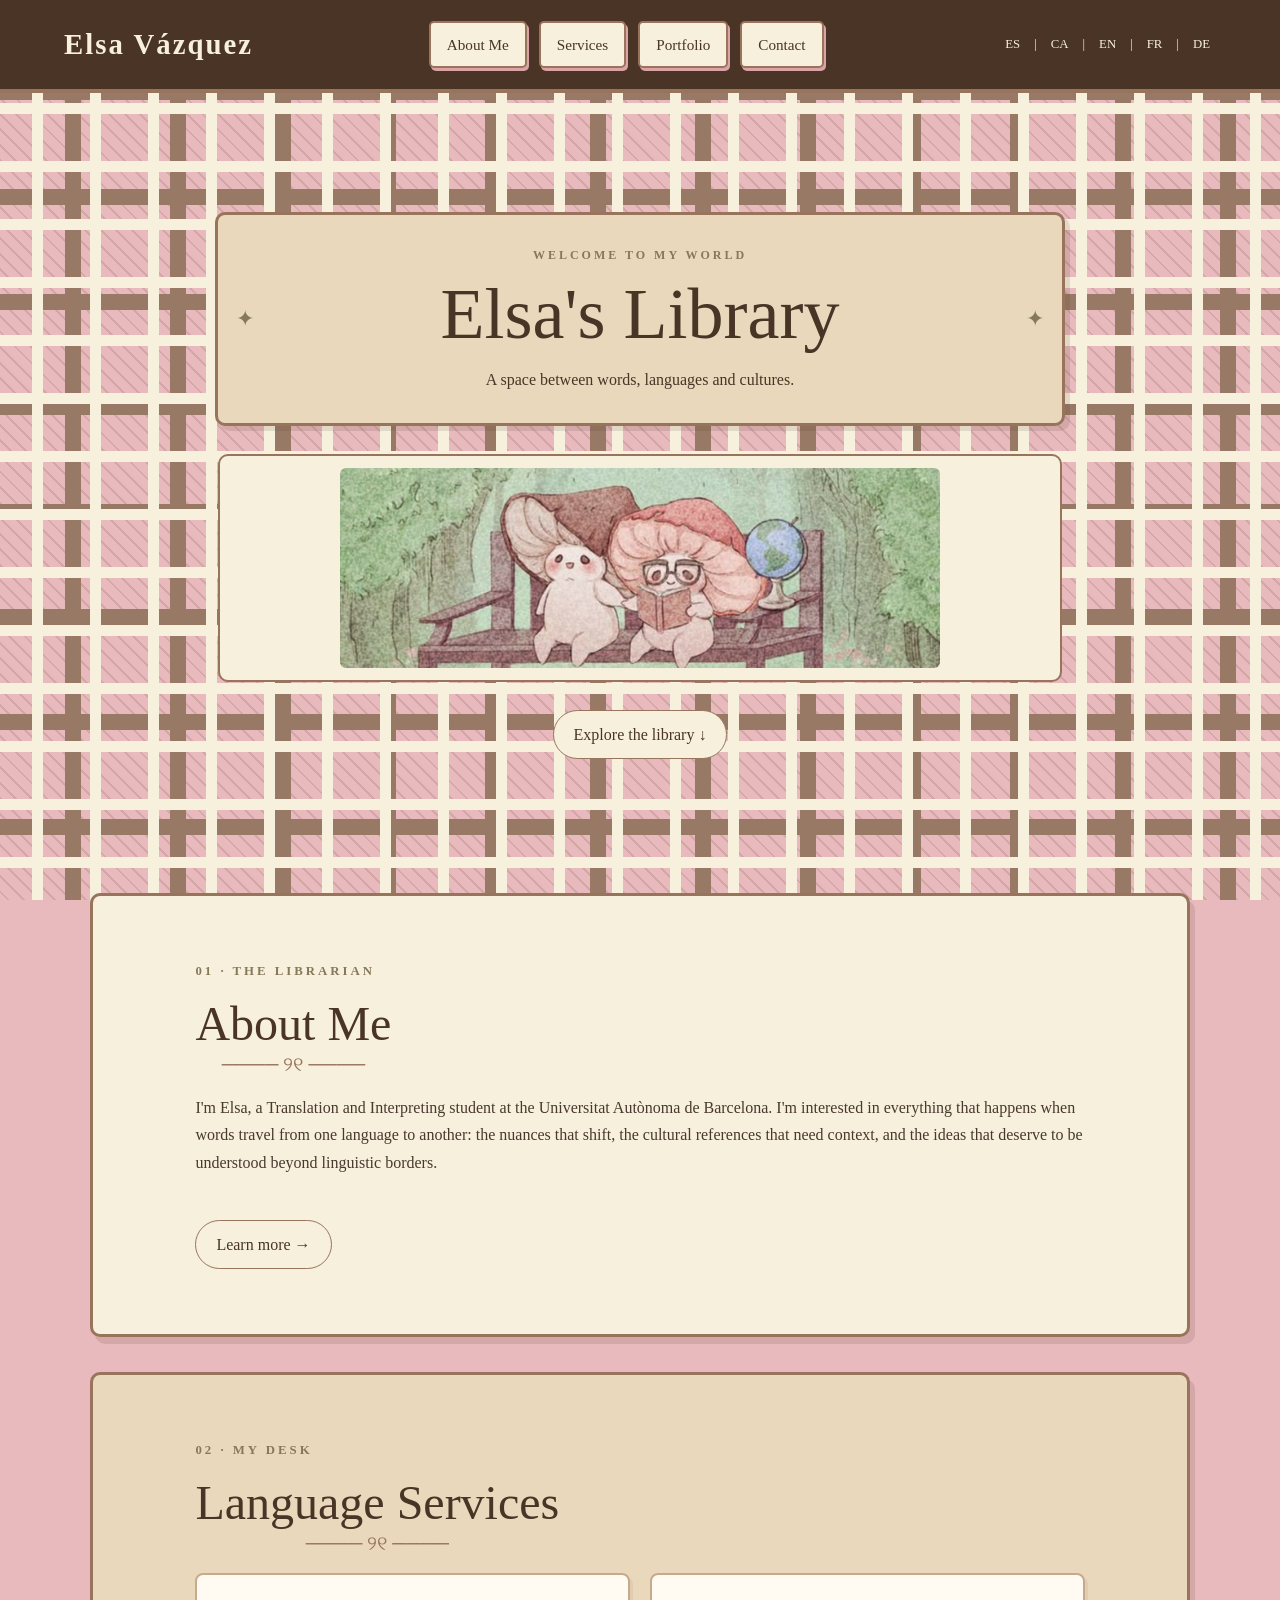
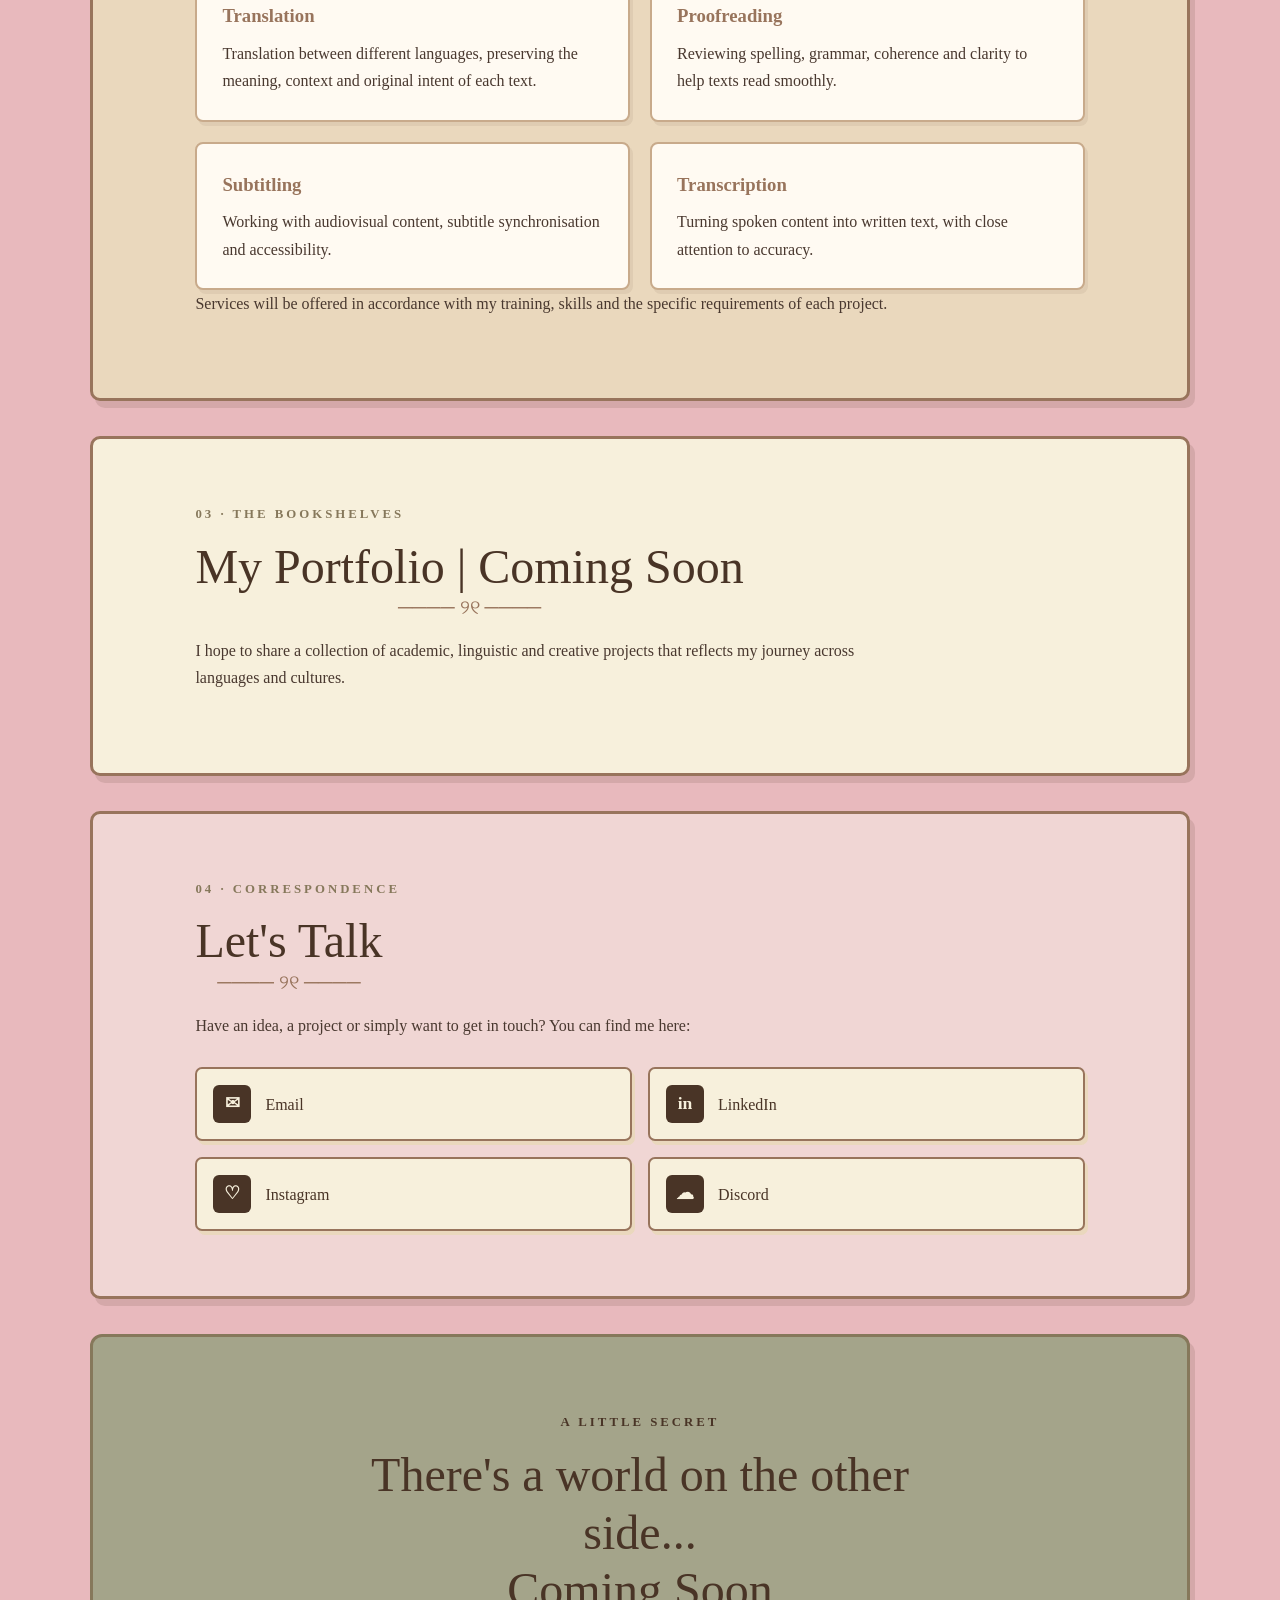
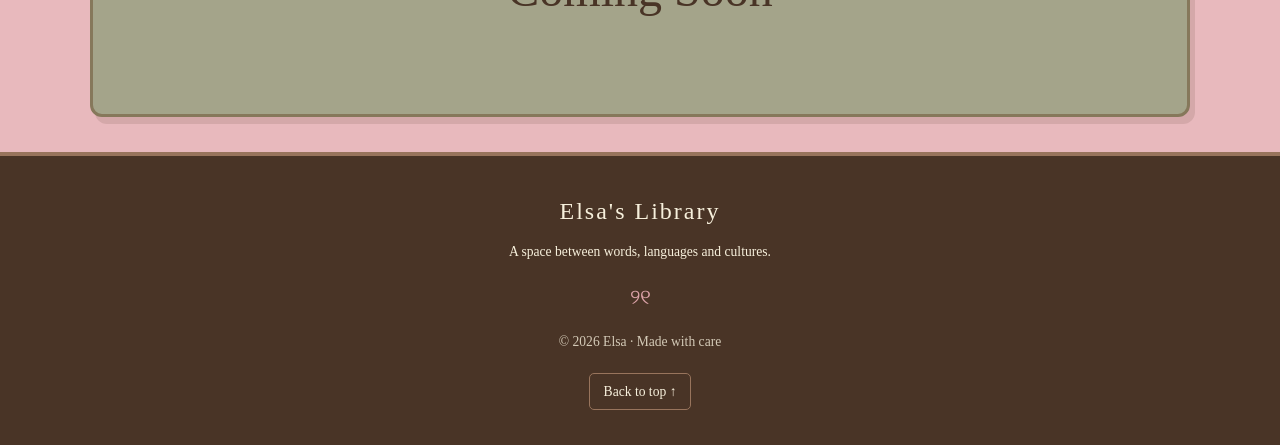
<file: index.html>
<!DOCTYPE html>
<html lang="en">

<head>
    <meta charset="UTF-8">
    <meta name="viewport" content="width=device-width, initial-scale=1.0">
    <meta name="theme-color" content="#f7f0dc">
    <meta name="description" content="Portfolio of Elsa Vázquez, a Translation and Interpreting student. A space dedicated to languages, intercultural communication and language-related projects.">

    <title> 📚| Elsa's Library</title>

    <link rel="stylesheet" href="portfolio/css/style.css">
</head>

<body>
    <header class="site-header">

        <a class="logo" href="#inicio">
            Elsa Vázquez
        </a>

        <nav class="main-nav" aria-label="Main navigation">
            <a href="#sobre-mi">About Me</a>
            <a href="#servicios">Services</a>
            <a href="#portfolio">Portfolio</a>
            <a href="#contacto">Contact</a>
        </nav>

        <div class="language-switch" aria-label="Select language">
            <a href="portfolio/esp/index.html">ES</a>
            <span aria-hidden="true">|</span>
            <a href="portfolio/cat/index.html">CA</a>
            <span aria-hidden="true">|</span>
            <a href="portfolio/eng/index.html">EN</a>
            <span aria-hidden="true">|</span>
            <a href="portfolio/fr/index.html">FR</a>
            <span aria-hidden="true">|</span>
            <a href="portfolio/deu/index.html">DE</a>
        </div>

    </header>


    <main>
      
        <section id="inicio" class="library-hero">

            <div class="hero-sign">

                <p class="eyebrow">Welcome to my world</p>

                <h1>Elsa's Library</h1>

                <p class="hero-subtitle">
                    A space between words, languages and cultures.
                </p>

            </div>

            <div class="hero-art">

                <img
                    src="portfolio/images/setas.jpeg"
                    alt="Decorative illustration of mushrooms in the library"
                >

            </div>

            <a class="explore-link" href="#sobre-mi">
                Explore the library ↓
            </a>

        </section>

        <section id="sobre-mi" class="content-section">

            <p class="eyebrow">01 · The Librarian</p>

            <h2>About Me</h2>

            <p>
                I'm Elsa, a Translation and Interpreting student at the Universitat Autònoma de Barcelona. I'm interested in everything that happens when words travel from one language to another: the nuances that shift, the cultural references that need context, and the ideas that deserve to be understood beyond linguistic borders.
            </p>

            <a class="explore-link" href="portfolio/eng/sobre-mi.html">
                Learn more →
            </a>

        </section>

        <section id="servicios" class="content-section">

            <p class="eyebrow">02 · My Desk</p>

            <h2>Language Services</h2>

            <div class="service-grid">

                <article class="service-card">

                    <h3>Translation</h3>

                    <p>
                        Translation between different languages,
                        preserving the meaning, context and
                        original intent of each text.
                    </p>

                </article>

                <article class="service-card">

                    <h3>Proofreading</h3>

                    <p>
                        Reviewing spelling, grammar,
                        coherence and clarity to help
                        texts read smoothly.
                    </p>

                </article>

                <article class="service-card">

                    <h3>Subtitling</h3>

                    <p>
                        Working with audiovisual content,
                        subtitle synchronisation and
                        accessibility.
                    </p>

                </article>

                <article class="service-card">

                    <h3>Transcription</h3>

                    <p>
                        Turning spoken content into written text,
                        with close attention to accuracy.
                    </p>

                </article>

            </div>

            <p class="about-note">
                Services will be offered in accordance with
                my training, skills and the specific
                requirements of each project.
            </p>

        </section>


        <section id="portfolio" class="content-section">

            <p class="eyebrow">03 · The Bookshelves</p>

            <h2>My Portfolio | Coming Soon</h2>

            <p>
                I hope to share a collection of academic,
                linguistic and creative projects that reflects
                my journey across languages and cultures.
            </p>


        </section>

        <section id="contacto" class="content-section">

            <p class="eyebrow">04 · Correspondence</p>

            <h2>Let's Talk</h2>

            <p>
                Have an idea, a project or simply want to
                get in touch? You can find me here:
            </p>

            <div class="contact-links">

                <a
                    class="contact-link"
                    href="mailto:elsa.vazquez.carchi@gmail.com">

                    <span class="contact-icon" aria-hidden="true">
                        ✉
                    </span>

                    <span>Email</span>

                </a>

                <a
                    class="contact-link"
                    href="https://www.linkedin.com/in/emvc2006/"
                    target="_blank"
                    rel="noopener noreferrer">

                    <span class="contact-icon" aria-hidden="true">
                        in
                    </span>

                    <span>LinkedIn</span>

                </a>

                <a
                    class="contact-link"
                    href="https://www.instagram.com/elsa.vzq/"
                    target="_blank"
                    rel="noopener noreferrer">

                    <span class="contact-icon" aria-hidden="true">
                        ♡
                    </span>

                    <span>Instagram</span>

                </a>

                <a
                    class="contact-link"
                    href="https://discord.com/users/1236470576248389702"
                    target="_blank"
                    rel="noopener noreferrer">

                    <span class="contact-icon" aria-hidden="true">
                        ☁
                    </span>

                    <span>Discord</span>

                </a>

            </div>

        </section>

        <section class="garden-entry">

            <p class="eyebrow">A Little Secret</p>

            <h2>There's a world on the other side... <br>Coming Soon</h2>

           <!-- <a
                href="../secret-garden/index.html"
                class="garden-link">

                <span class="door-placeholder" aria-hidden="true">
                    ♧
                </span>

                <span>Enter The Secret Garden →</span>

            </a>-->

        </section>

    </main>

    <footer class="site-footer">

        <p class="footer-title">Elsa's Library</p>

        <p>A space between words, languages and cultures.</p>

        <div class="footer-divider" aria-hidden="true">
            ୨୧
        </div>

        <p class="footer-copyright">
            © 2026 Elsa · Made with care
        </p>

        <a class="back-to-top" href="#inicio">
            Back to top ↑
        </a>

    </footer>

</body>
</html>
</file>
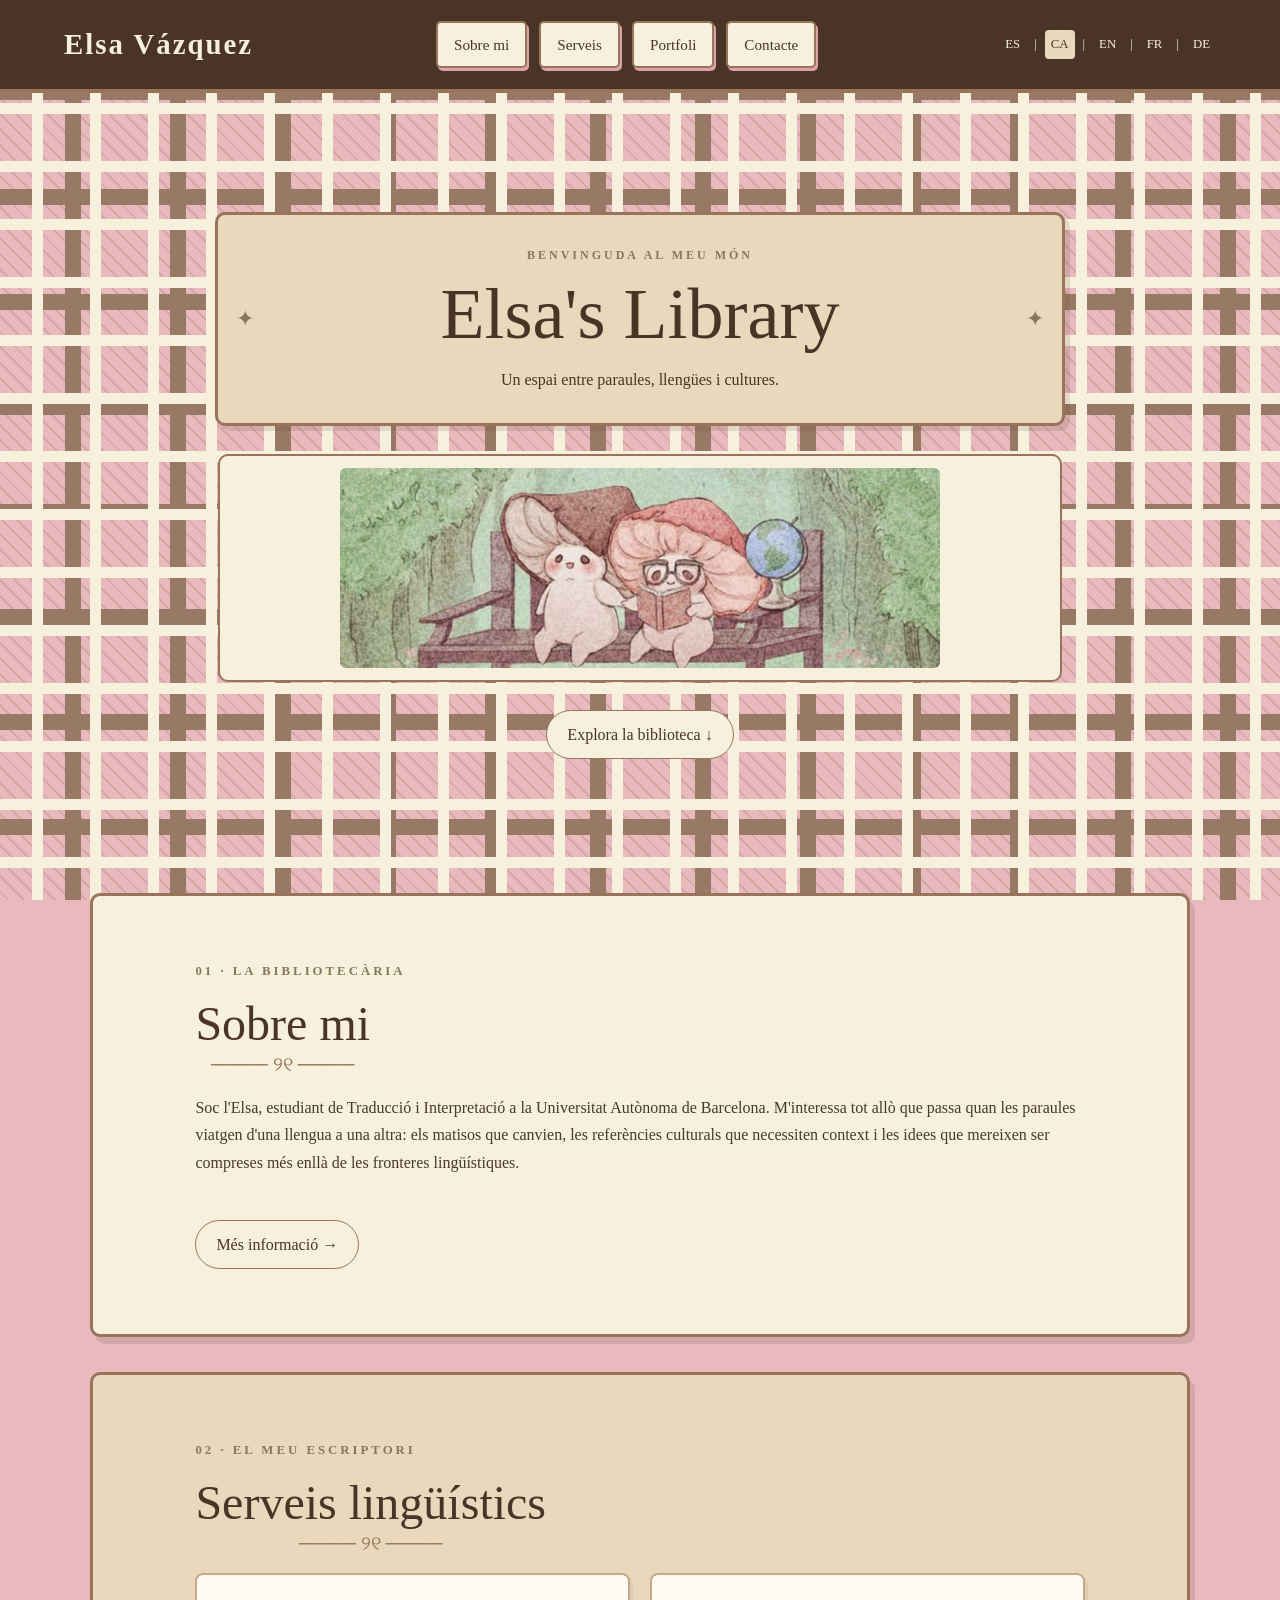
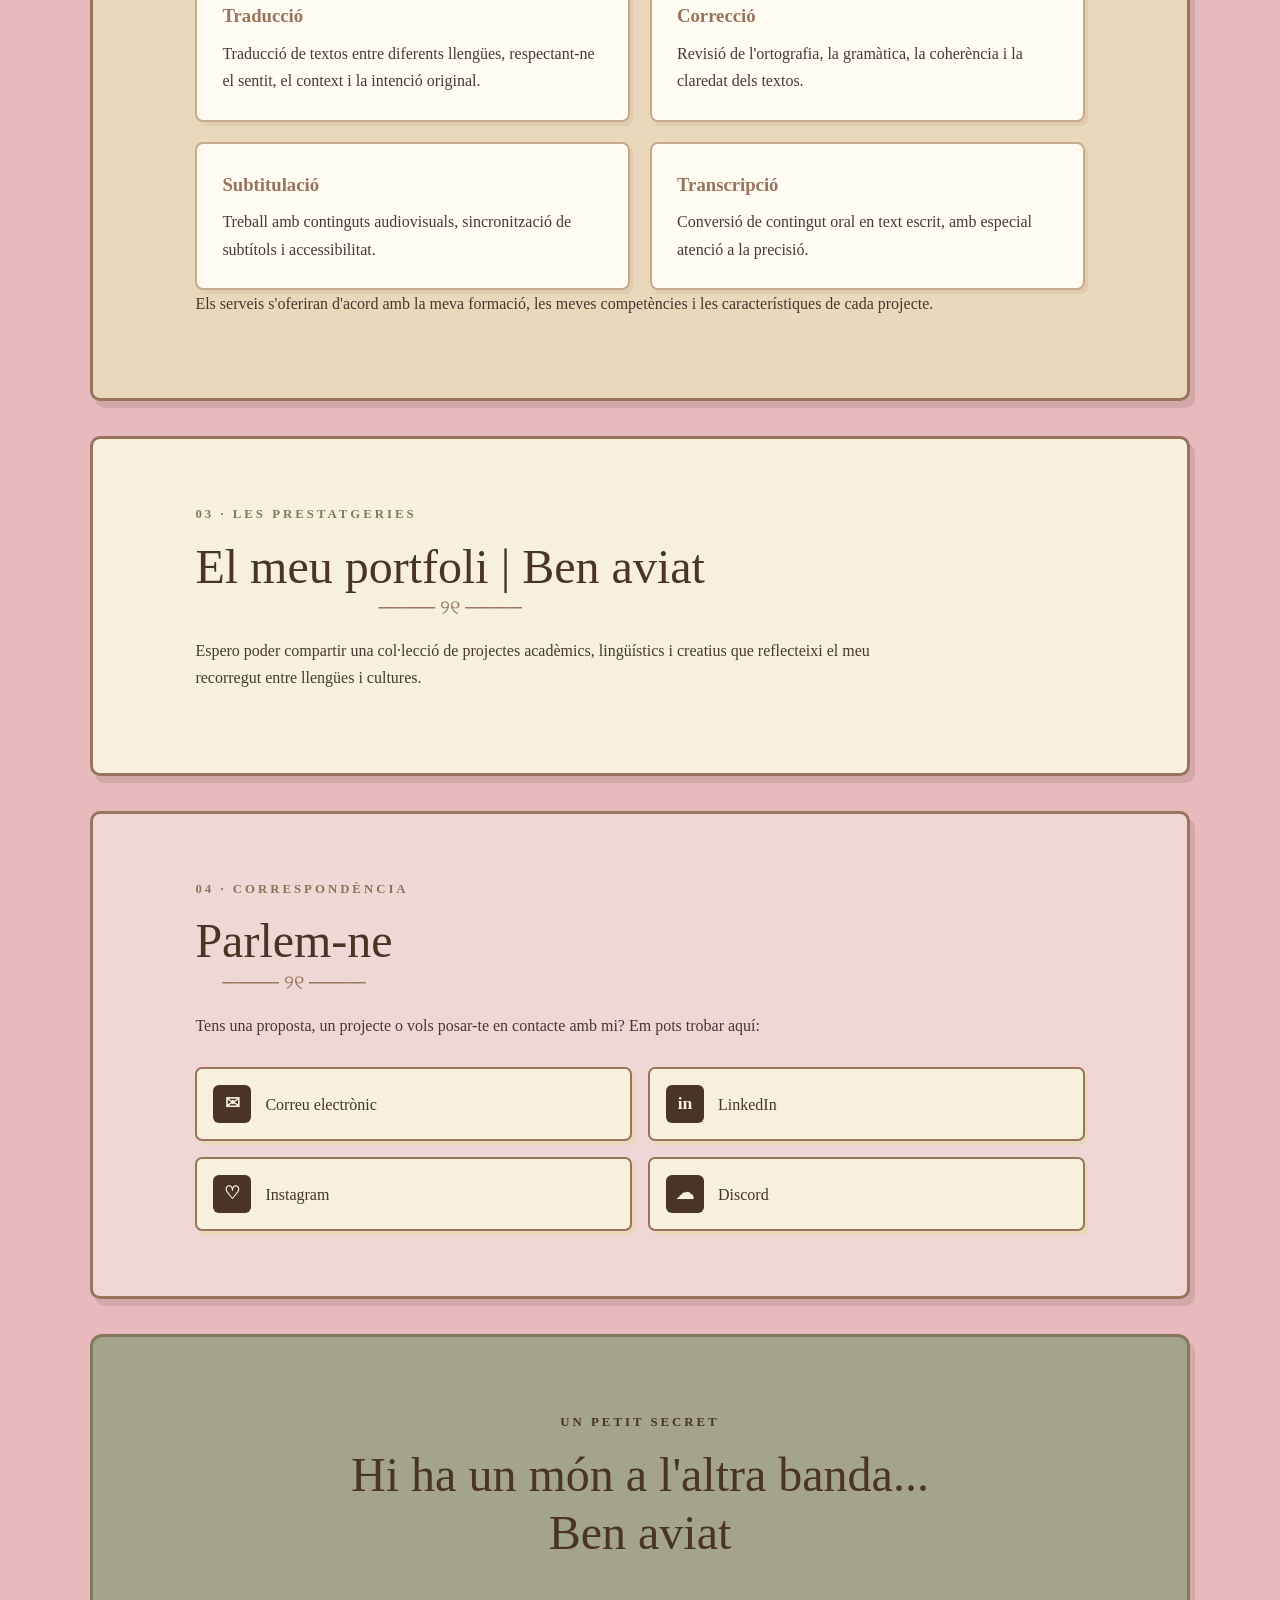
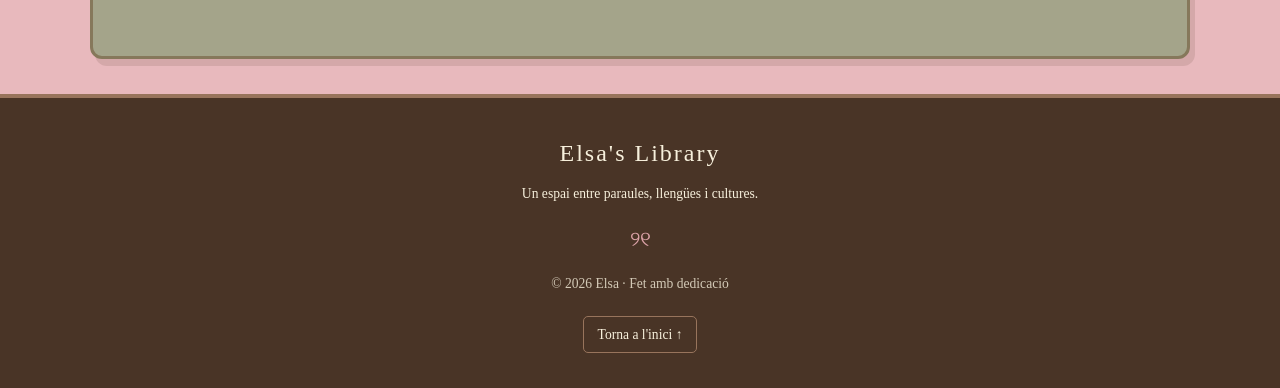
<file: portfolio/cat/index.html>
<!DOCTYPE html>
<html lang="ca">

<head>
    <meta charset="UTF-8">
    <meta name="viewport" content="width=device-width, initial-scale=1.0">
    <meta name="theme-color" content="#f7f0dc">
    <meta name="description" content="Portfolio d'Elsa Vázquez, estudiant de Traducció i Interpretació. Un espai dedicat a les llengües, la comunicació intercultural i els projectes lingüístics.">

    <title>Elsa | Elsa's Library</title>

    <link rel="stylesheet" href="../css/style.css">
</head>

<body>
    <header class="site-header">

        <a class="logo" href="#inicio">
            Elsa Vázquez
        </a>

        <nav class="main-nav" aria-label="Navegació principal">
            <a href="#sobre-mi">Sobre mi</a>
            <a href="#servicios">Serveis</a>
            <a href="#portfolio">Portfoli</a>
            <a href="#contacto">Contacte</a>
        </nav>

        <div class="language-switch" aria-label="Selecciona l'idioma">
            <a href="../esp/index.html">ES</a>
            <span aria-hidden="true">|</span>
            <a href="index.html" aria-current="page">CA</a>
            <span aria-hidden="true">|</span>
            <a href="../eng/index.html">EN</a>
            <span aria-hidden="true">|</span>
            <a href="../fr/index.html">FR</a>
            <span aria-hidden="true">|</span>
            <a href="../deu/index.html">DE</a>
        </div>

    </header>


    <main>
      
        <section id="inicio" class="library-hero">

            <div class="hero-sign">

                <p class="eyebrow">Benvinguda al meu món</p>

                <h1>Elsa's Library</h1>

                <p class="hero-subtitle">
                    Un espai entre paraules, llengües i cultures.
                </p>

            </div>

            <div class="hero-art">

                <img
                    src="../images/setas.jpeg"
                    alt="Il·lustració decorativa de bolets a la biblioteca"
                >

            </div>

            <a class="explore-link" href="#sobre-mi">
                Explora la biblioteca ↓
            </a>

        </section>

        <section id="sobre-mi" class="content-section">

            <p class="eyebrow">01 · La bibliotecària</p>

            <h2>Sobre mi</h2>

            <p>
                Soc l'Elsa, estudiant de Traducció i Interpretació a la Universitat Autònoma de Barcelona. M'interessa tot allò que passa quan les paraules viatgen d'una llengua a una altra: els matisos que canvien, les referències culturals que necessiten context i les idees que mereixen ser compreses més enllà de les fronteres lingüístiques.
            </p>

            <a class="explore-link" href="sobre-mi.html">
                Més informació →
            </a>

        </section>

        <section id="servicios" class="content-section">

            <p class="eyebrow">02 · El meu escriptori</p>

            <h2>Serveis lingüístics</h2>

            <div class="service-grid">

                <article class="service-card">

                    <h3>Traducció</h3>

                    <p>
                        Traducció de textos entre diferents
                        llengües, respectant-ne el sentit,
                        el context i la intenció original.
                    </p>

                </article>

                <article class="service-card">

                    <h3>Correcció</h3>

                    <p>
                        Revisió de l'ortografia, la gramàtica,
                        la coherència i la claredat dels textos.
                    </p>

                </article>

                <article class="service-card">

                    <h3>Subtitulació</h3>

                    <p>
                        Treball amb continguts audiovisuals,
                        sincronització de subtítols
                        i accessibilitat.
                    </p>

                </article>

                <article class="service-card">

                    <h3>Transcripció</h3>

                    <p>
                        Conversió de contingut oral en text
                        escrit, amb especial atenció
                        a la precisió.
                    </p>

                </article>

            </div>

            <p class="about-note">
                Els serveis s'oferiran d'acord amb
                la meva formació, les meves competències
                i les característiques de cada projecte.
            </p>

        </section>


        <section id="portfolio" class="content-section">

            <p class="eyebrow">03 · Les prestatgeries</p>

            <h2>El meu portfoli | Ben aviat</h2>

            <p>
                Espero poder compartir una col·lecció de projectes
                acadèmics, lingüístics i creatius que reflecteixi
                el meu recorregut entre llengües i cultures.
            </p>


        </section>

        <section id="contacto" class="content-section">

            <p class="eyebrow">04 · Correspondència</p>

            <h2>Parlem-ne</h2>

            <p>
                Tens una proposta, un projecte o vols
                posar-te en contacte amb mi? Em pots trobar aquí:
            </p>

            <div class="contact-links">

                <a
                    class="contact-link"
                    href="mailto:elsa.vazquez.carchi@gmail.com">

                    <span class="contact-icon" aria-hidden="true">
                        ✉
                    </span>

                    <span>Correu electrònic</span>

                </a>

                <a
                    class="contact-link"
                    href="https://www.linkedin.com/in/emvc2006/"
                    target="_blank"
                    rel="noopener noreferrer">

                    <span class="contact-icon" aria-hidden="true">
                        in
                    </span>

                    <span>LinkedIn</span>

                </a>

                <a
                    class="contact-link"
                    href="https://www.instagram.com/elsa.vzq/"
                    target="_blank"
                    rel="noopener noreferrer">

                    <span class="contact-icon" aria-hidden="true">
                        ♡
                    </span>

                    <span>Instagram</span>

                </a>

                <a
                    class="contact-link"
                    href="https://discord.com/users/1236470576248389702"
                    target="_blank"
                    rel="noopener noreferrer">

                    <span class="contact-icon" aria-hidden="true">
                        ☁
                    </span>

                    <span>Discord</span>

                </a>

            </div>

        </section>

        <section class="garden-entry">

            <p class="eyebrow">Un petit secret</p>

            <h2>Hi ha un món a l'altra banda... <br>Ben aviat</h2>

           <!-- <a
                href="../secret-garden/index.html"
                class="garden-link">

                <span class="door-placeholder" aria-hidden="true">
                    ♧
                </span>

                <span>Entra a The Secret Garden →</span>

            </a>-->

        </section>

    </main>

    <footer class="site-footer">

        <p class="footer-title">Elsa's Library</p>

        <p>Un espai entre paraules, llengües i cultures.</p>

        <div class="footer-divider" aria-hidden="true">
            ୨୧
        </div>

        <p class="footer-copyright">
            © 2026 Elsa · Fet amb dedicació
        </p>

        <a class="back-to-top" href="#inicio">
            Torna a l'inici ↑
        </a>

    </footer>

</body>
</html>
</file>
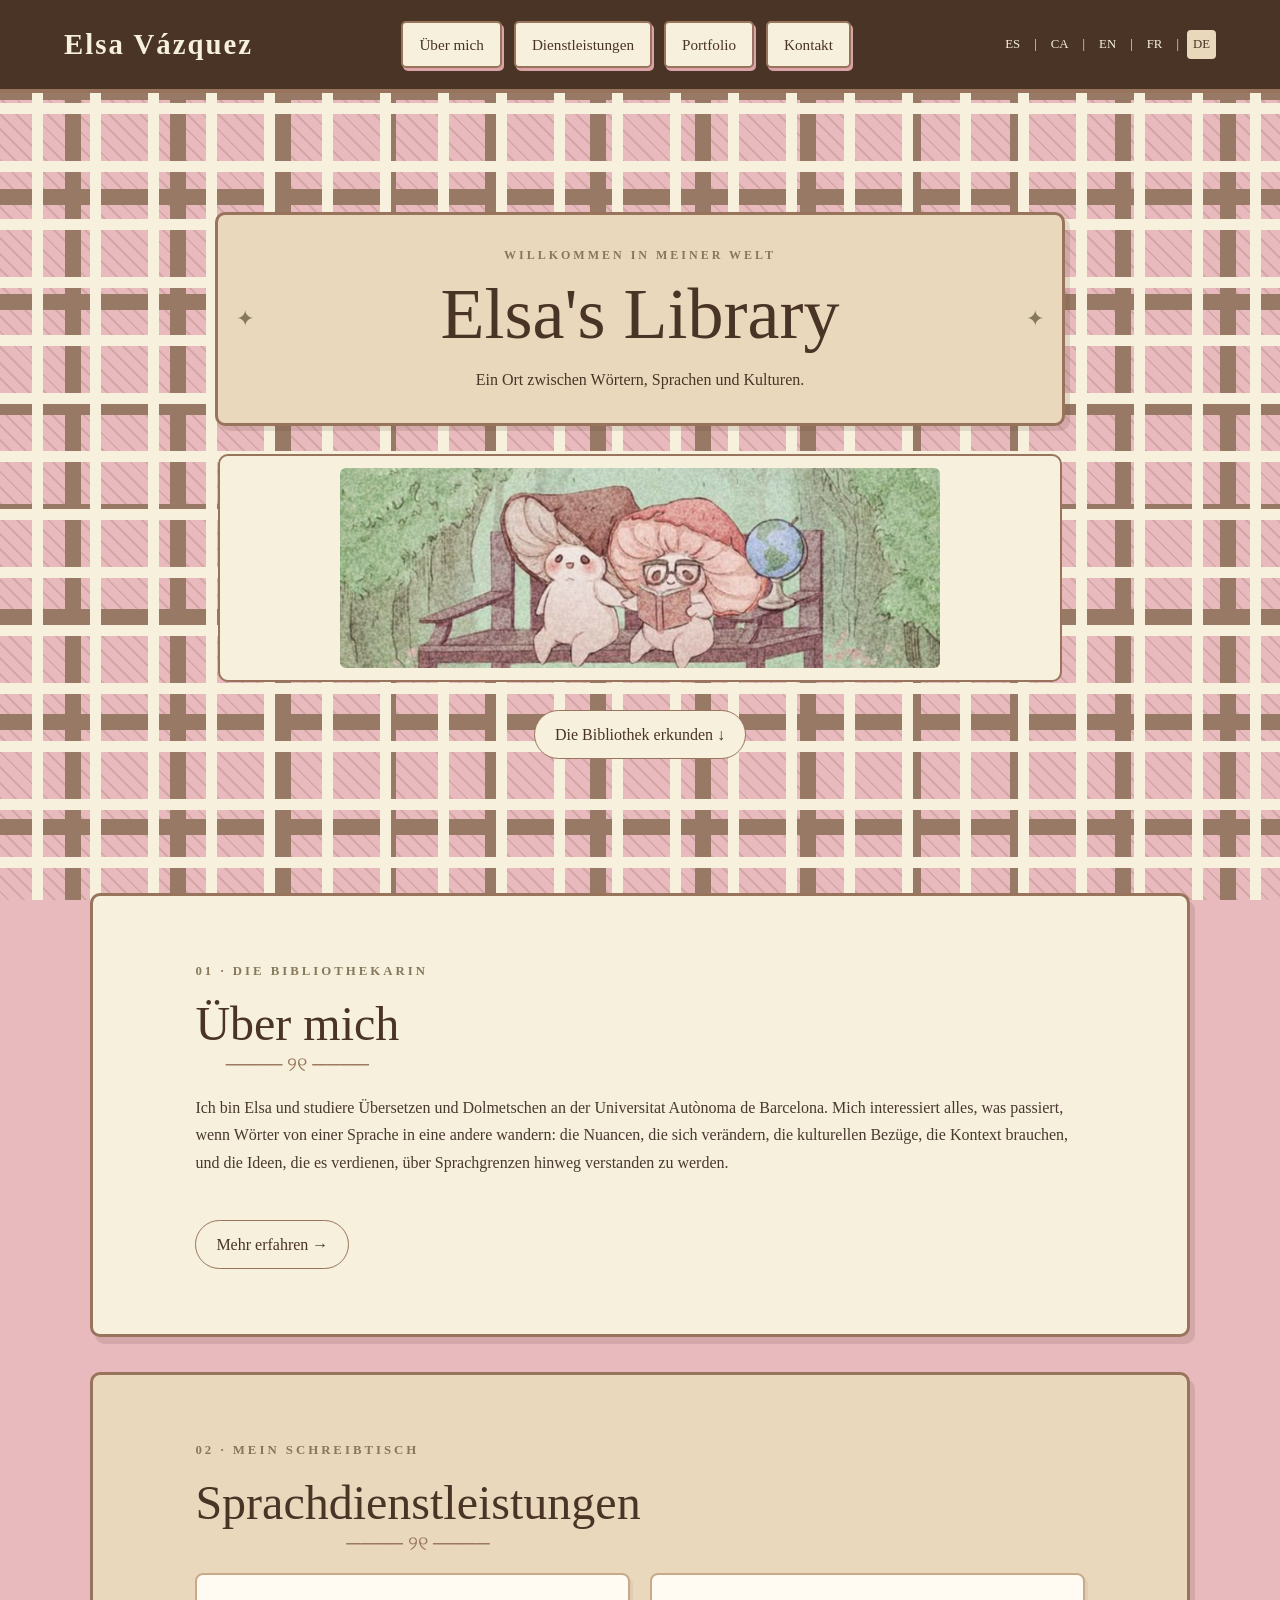
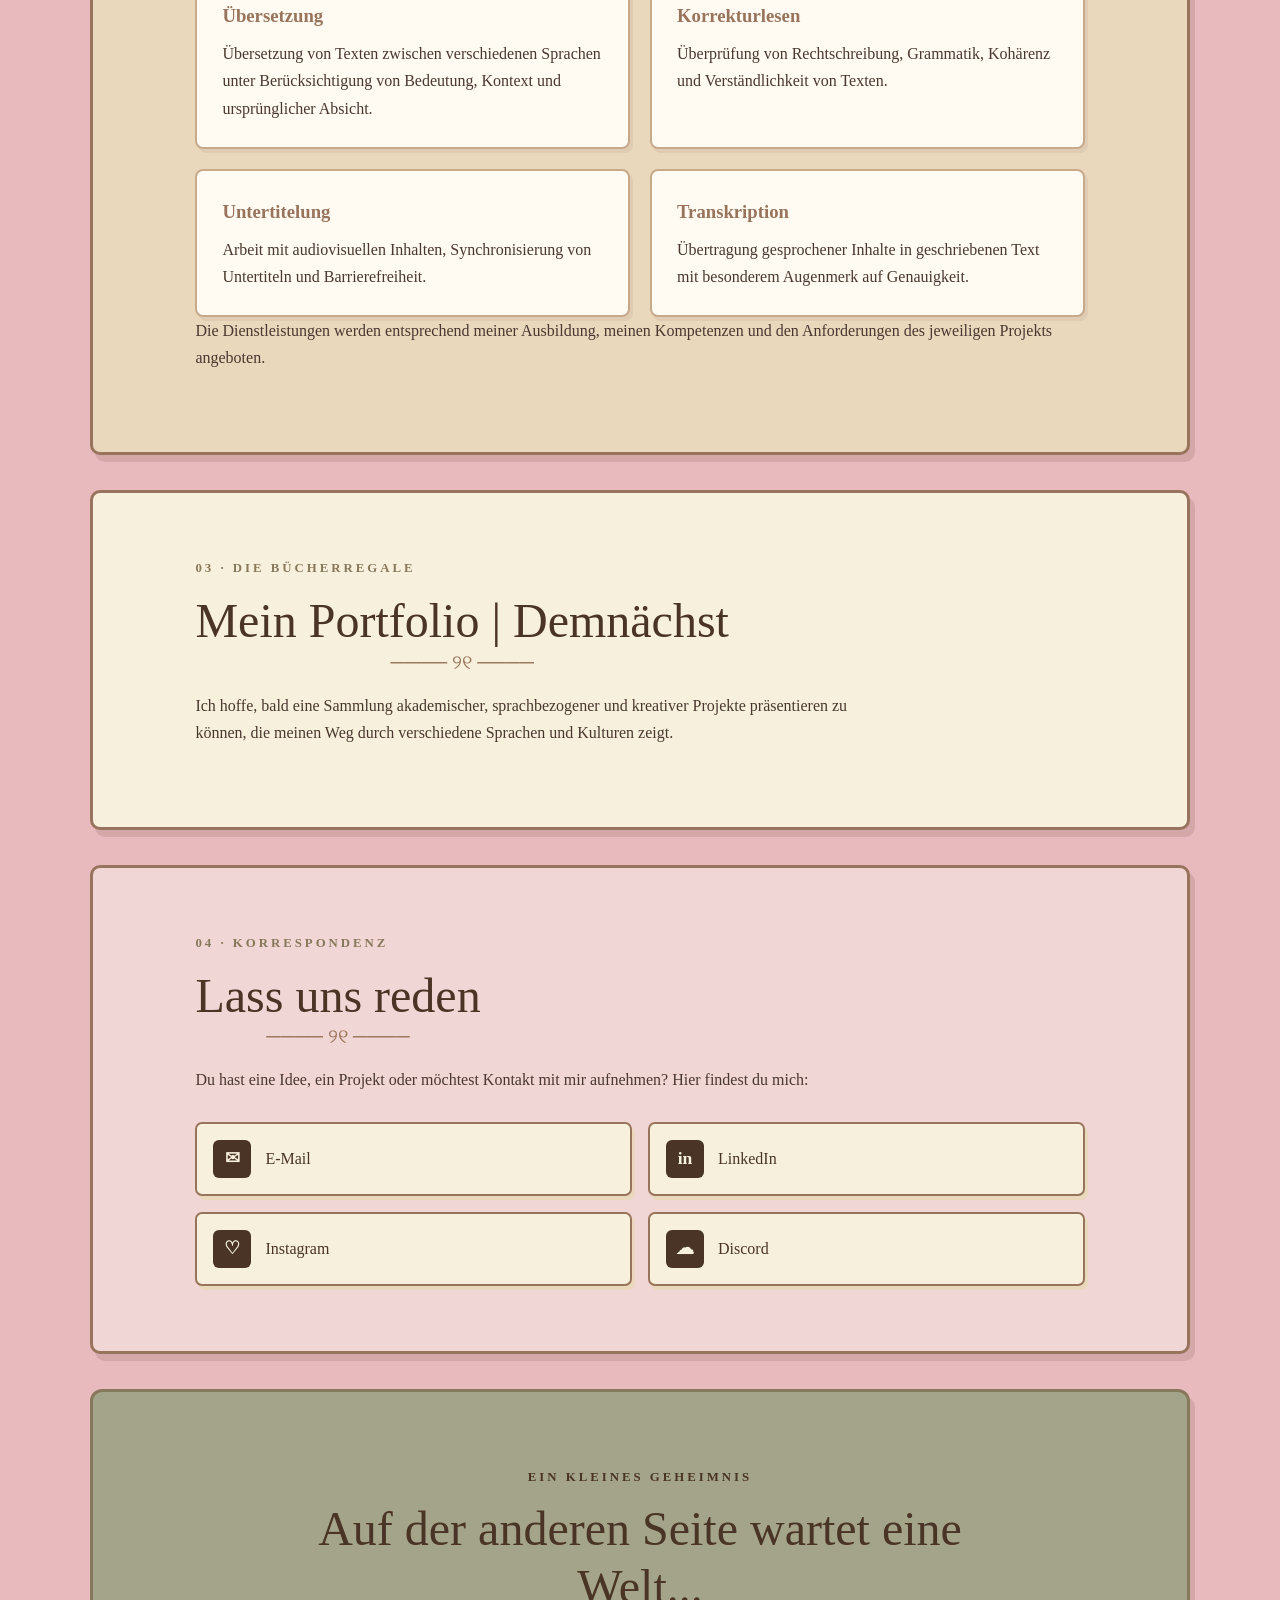
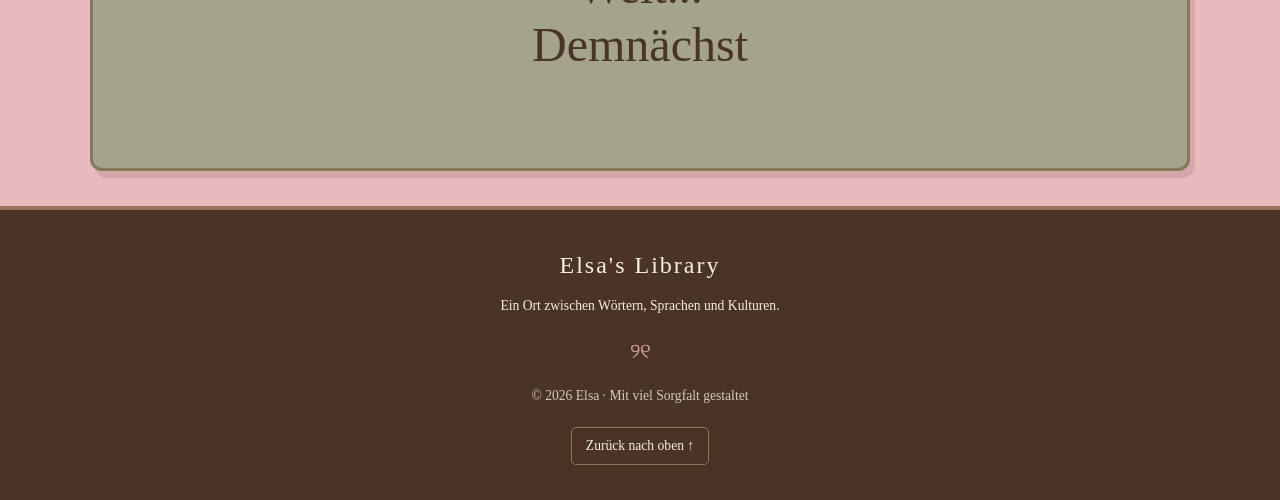
<file: portfolio/deu/index.html>
<!DOCTYPE html>
<html lang="de">

<head>
    <meta charset="UTF-8">
    <meta name="viewport" content="width=device-width, initial-scale=1.0">
    <meta name="theme-color" content="#f7f0dc">
    <meta name="description" content="Portfolio von Elsa Vázquez, Studentin der Übersetzungs- und Dolmetschwissenschaft. Ein Raum für Sprachen, interkulturelle Kommunikation und sprachbezogene Projekte.">

    <title>Elsa | Elsa's Library</title>

    <link rel="stylesheet" href="../css/style.css">
</head>

<body>
    <header class="site-header">

        <a class="logo" href="#inicio">
            Elsa Vázquez
        </a>

        <nav class="main-nav" aria-label="Hauptnavigation">
            <a href="#sobre-mi">Über mich</a>
            <a href="#servicios">Dienstleistungen</a>
            <a href="#portfolio">Portfolio</a>
            <a href="#contacto">Kontakt</a>
        </nav>

        <div class="language-switch" aria-label="Sprache auswählen">
            <a href="../esp/index.html">ES</a>
            <span aria-hidden="true">|</span>
            <a href="../cat/index.html">CA</a>
            <span aria-hidden="true">|</span>
            <a href="../eng/index.html">EN</a>
            <span aria-hidden="true">|</span>
            <a href="../fr/index.html">FR</a>
            <span aria-hidden="true">|</span>
            <a href="index.html" aria-current="page">DE</a>
        </div>

    </header>


    <main>
      
        <section id="inicio" class="library-hero">

            <div class="hero-sign">

                <p class="eyebrow">Willkommen in meiner Welt</p>

                <h1>Elsa's Library</h1>

                <p class="hero-subtitle">
                    Ein Ort zwischen Wörtern, Sprachen und Kulturen.
                </p>

            </div>

            <div class="hero-art">

                <img
                    src="../images/setas.jpeg"
                    alt="Dekorative Illustration von Pilzen in der Bibliothek"
                >

            </div>

            <a class="explore-link" href="#sobre-mi">
                Die Bibliothek erkunden ↓
            </a>

        </section>

        <section id="sobre-mi" class="content-section">

            <p class="eyebrow">01 · Die Bibliothekarin</p>

            <h2>Über mich</h2>

            <p>
                Ich bin Elsa und studiere Übersetzen und Dolmetschen an der Universitat Autònoma de Barcelona. Mich interessiert alles, was passiert, wenn Wörter von einer Sprache in eine andere wandern: die Nuancen, die sich verändern, die kulturellen Bezüge, die Kontext brauchen, und die Ideen, die es verdienen, über Sprachgrenzen hinweg verstanden zu werden.
            </p>

            <a class="explore-link" href="sobre-mi.html">
                Mehr erfahren →
            </a>

        </section>

        <section id="servicios" class="content-section">

            <p class="eyebrow">02 · Mein Schreibtisch</p>

            <h2>Sprachdienstleistungen</h2>

            <div class="service-grid">

                <article class="service-card">

                    <h3>Übersetzung</h3>

                    <p>
                        Übersetzung von Texten zwischen
                        verschiedenen Sprachen unter
                        Berücksichtigung von Bedeutung,
                        Kontext und ursprünglicher Absicht.
                    </p>

                </article>

                <article class="service-card">

                    <h3>Korrekturlesen</h3>

                    <p>
                        Überprüfung von Rechtschreibung,
                        Grammatik, Kohärenz und Verständlichkeit
                        von Texten.
                    </p>

                </article>

                <article class="service-card">

                    <h3>Untertitelung</h3>

                    <p>
                        Arbeit mit audiovisuellen Inhalten,
                        Synchronisierung von Untertiteln
                        und Barrierefreiheit.
                    </p>

                </article>

                <article class="service-card">

                    <h3>Transkription</h3>

                    <p>
                        Übertragung gesprochener Inhalte
                        in geschriebenen Text mit besonderem
                        Augenmerk auf Genauigkeit.
                    </p>

                </article>

            </div>

            <p class="about-note">
                Die Dienstleistungen werden entsprechend
                meiner Ausbildung, meinen Kompetenzen
                und den Anforderungen des jeweiligen
                Projekts angeboten.
            </p>

        </section>


        <section id="portfolio" class="content-section">

            <p class="eyebrow">03 · Die Bücherregale</p>

            <h2>Mein Portfolio | Demnächst</h2>

            <p>
                Ich hoffe, bald eine Sammlung akademischer,
                sprachbezogener und kreativer Projekte
                präsentieren zu können, die meinen Weg
                durch verschiedene Sprachen und Kulturen zeigt.
            </p>


        </section>

        <section id="contacto" class="content-section">

            <p class="eyebrow">04 · Korrespondenz</p>

            <h2>Lass uns reden</h2>

            <p>
                Du hast eine Idee, ein Projekt oder möchtest
                Kontakt mit mir aufnehmen? Hier findest du mich:
            </p>

            <div class="contact-links">

                <a
                    class="contact-link"
                    href="mailto:elsa.vazquez.carchi@gmail.com">

                    <span class="contact-icon" aria-hidden="true">
                        ✉
                    </span>

                    <span>E-Mail</span>

                </a>

                <a
                    class="contact-link"
                    href="https://www.linkedin.com/in/emvc2006/"
                    target="_blank"
                    rel="noopener noreferrer">

                    <span class="contact-icon" aria-hidden="true">
                        in
                    </span>

                    <span>LinkedIn</span>

                </a>

                <a
                    class="contact-link"
                    href="https://www.instagram.com/elsa.vzq/"
                    target="_blank"
                    rel="noopener noreferrer">

                    <span class="contact-icon" aria-hidden="true">
                        ♡
                    </span>

                    <span>Instagram</span>

                </a>

                <a
                    class="contact-link"
                    href="https://discord.com/users/1236470576248389702"
                    target="_blank"
                    rel="noopener noreferrer">

                    <span class="contact-icon" aria-hidden="true">
                        ☁
                    </span>

                    <span>Discord</span>

                </a>

            </div>

        </section>

        <section class="garden-entry">

            <p class="eyebrow">Ein kleines Geheimnis</p>

            <h2>Auf der anderen Seite wartet eine Welt... <br>Demnächst</h2>

           <!-- <a
                href="../secret-garden/index.html"
                class="garden-link">

                <span class="door-placeholder" aria-hidden="true">
                    ♧
                </span>

                <span>The Secret Garden betreten →</span>

            </a>-->

        </section>

    </main>

    <footer class="site-footer">

        <p class="footer-title">Elsa's Library</p>

        <p>Ein Ort zwischen Wörtern, Sprachen und Kulturen.</p>

        <div class="footer-divider" aria-hidden="true">
            ୨୧
        </div>

        <p class="footer-copyright">
            © 2026 Elsa · Mit viel Sorgfalt gestaltet
        </p>

        <a class="back-to-top" href="#inicio">
            Zurück nach oben ↑
        </a>

    </footer>

</body>
</html>
</file>
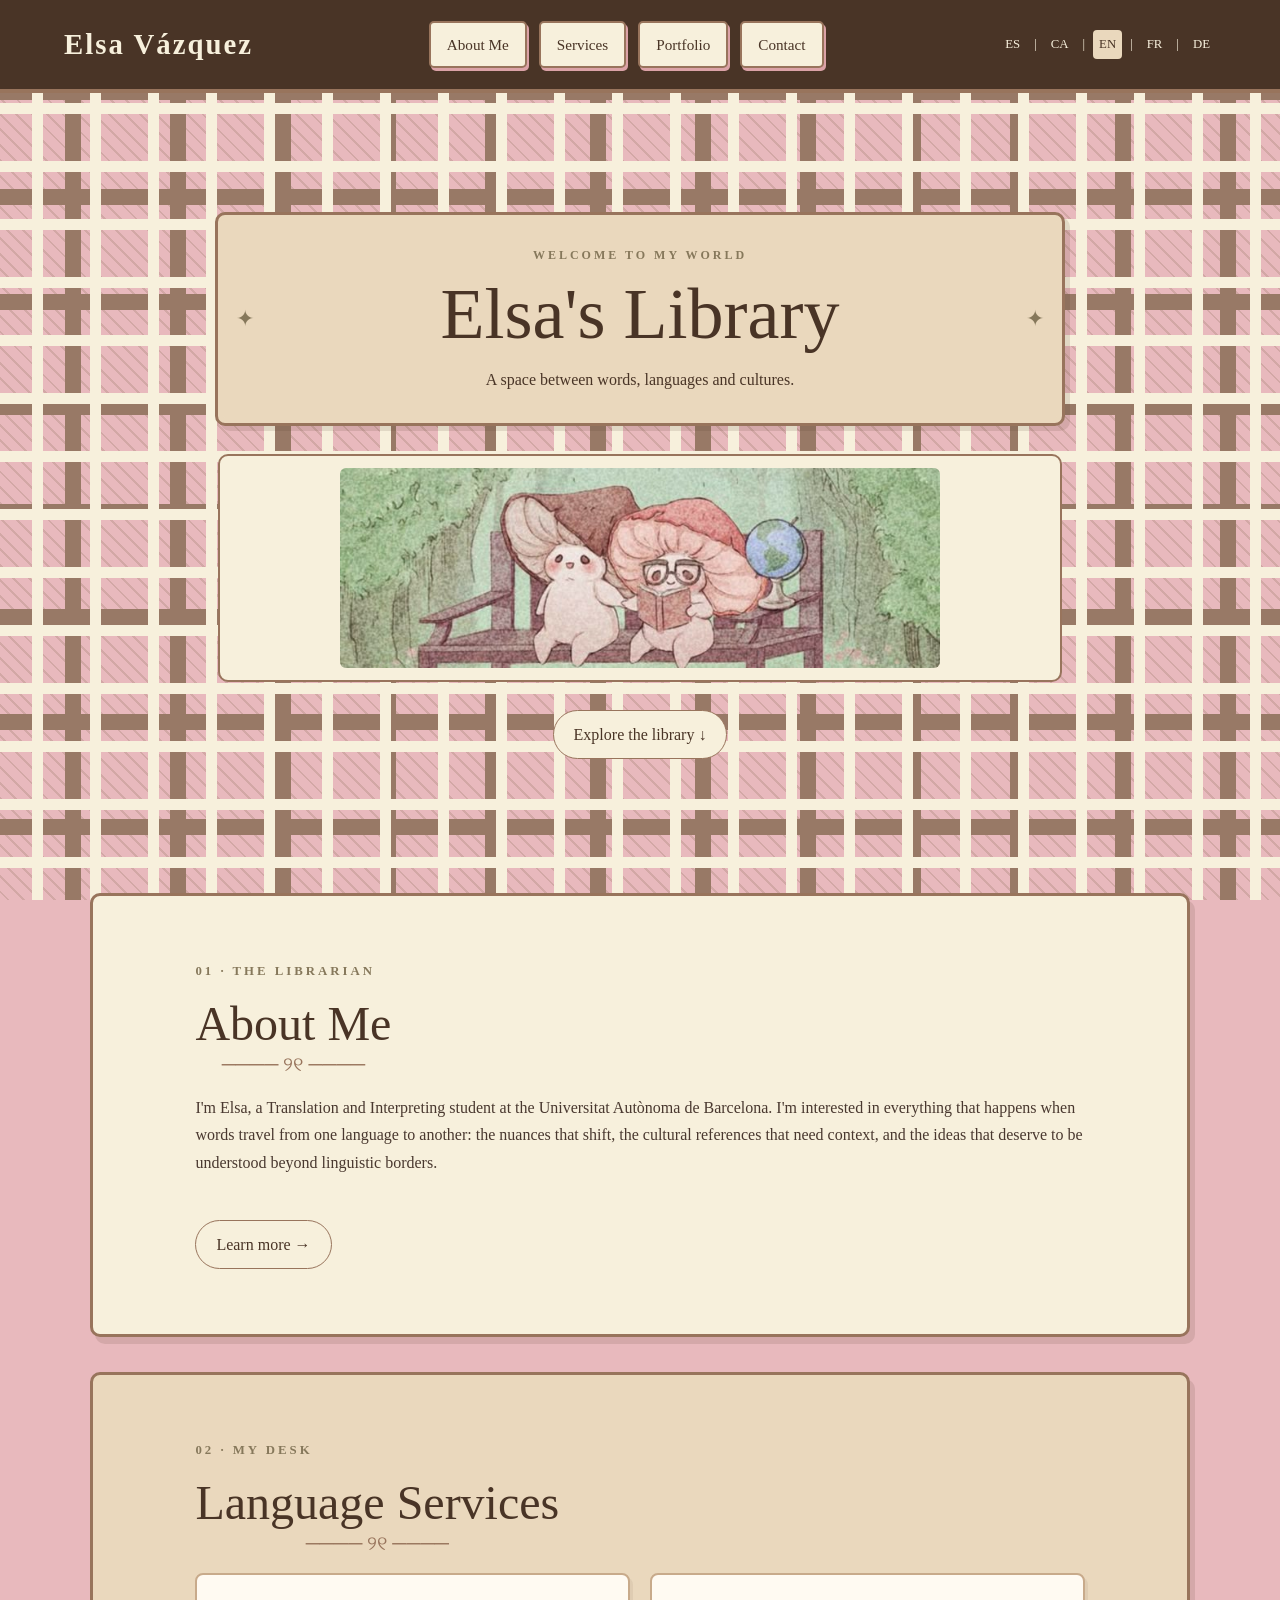
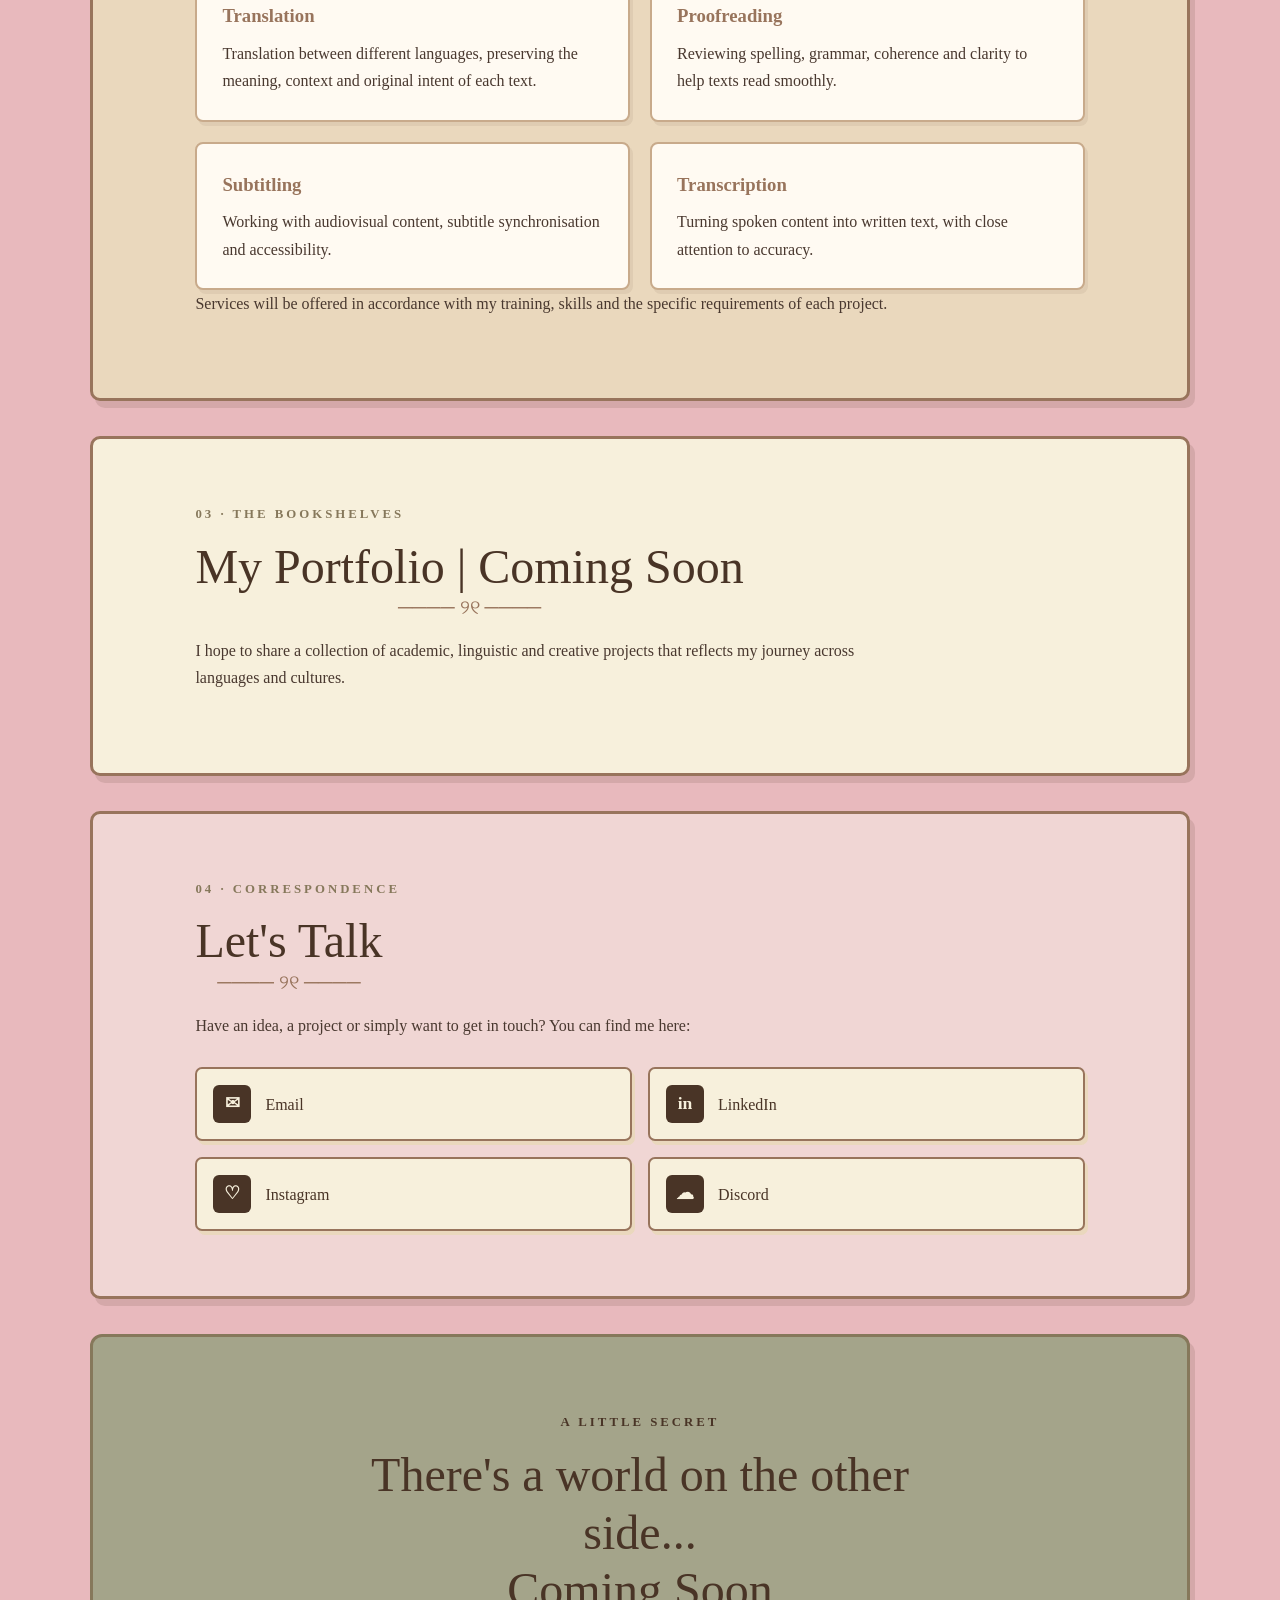
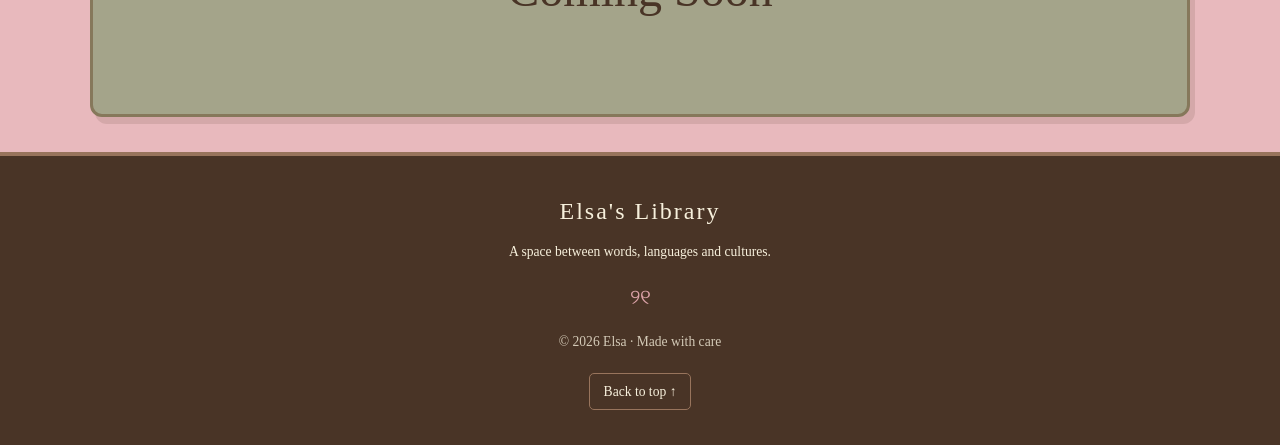
<file: portfolio/eng/index.html>
<!DOCTYPE html>
<html lang="en">

<head>
    <meta charset="UTF-8">
    <meta name="viewport" content="width=device-width, initial-scale=1.0">
    <meta name="theme-color" content="#f7f0dc">
    <meta name="description" content="Portfolio of Elsa Vázquez, a Translation and Interpreting student. A space dedicated to languages, intercultural communication and language-related projects.">

    <title>Elsa | Elsa's Library</title>

    <link rel="stylesheet" href="../css/style.css">
</head>

<body>
    <header class="site-header">

        <a class="logo" href="#inicio">
            Elsa Vázquez
        </a>

        <nav class="main-nav" aria-label="Main navigation">
            <a href="#sobre-mi">About Me</a>
            <a href="#servicios">Services</a>
            <a href="#portfolio">Portfolio</a>
            <a href="#contacto">Contact</a>
        </nav>

        <div class="language-switch" aria-label="Select language">
            <a href="../esp/index.html">ES</a>
            <span aria-hidden="true">|</span>
            <a href="../cat/index.html">CA</a>
            <span aria-hidden="true">|</span>
            <a href="index.html" aria-current="page">EN</a>
            <span aria-hidden="true">|</span>
            <a href="../fr/index.html">FR</a>
            <span aria-hidden="true">|</span>
            <a href="../deu/index.html">DE</a>
        </div>

    </header>


    <main>
      
        <section id="inicio" class="library-hero">

            <div class="hero-sign">

                <p class="eyebrow">Welcome to my world</p>

                <h1>Elsa's Library</h1>

                <p class="hero-subtitle">
                    A space between words, languages and cultures.
                </p>

            </div>

            <div class="hero-art">

                <img
                    src="../images/setas.jpeg"
                    alt="Decorative illustration of mushrooms in the library"
                >

            </div>

            <a class="explore-link" href="#sobre-mi">
                Explore the library ↓
            </a>

        </section>

        <section id="sobre-mi" class="content-section">

            <p class="eyebrow">01 · The Librarian</p>

            <h2>About Me</h2>

            <p>
                I'm Elsa, a Translation and Interpreting student at the Universitat Autònoma de Barcelona. I'm interested in everything that happens when words travel from one language to another: the nuances that shift, the cultural references that need context, and the ideas that deserve to be understood beyond linguistic borders.
            </p>

            <a class="explore-link" href="sobre-mi.html">
                Learn more →
            </a>

        </section>

        <section id="servicios" class="content-section">

            <p class="eyebrow">02 · My Desk</p>

            <h2>Language Services</h2>

            <div class="service-grid">

                <article class="service-card">

                    <h3>Translation</h3>

                    <p>
                        Translation between different languages,
                        preserving the meaning, context and
                        original intent of each text.
                    </p>

                </article>

                <article class="service-card">

                    <h3>Proofreading</h3>

                    <p>
                        Reviewing spelling, grammar,
                        coherence and clarity to help
                        texts read smoothly.
                    </p>

                </article>

                <article class="service-card">

                    <h3>Subtitling</h3>

                    <p>
                        Working with audiovisual content,
                        subtitle synchronisation and
                        accessibility.
                    </p>

                </article>

                <article class="service-card">

                    <h3>Transcription</h3>

                    <p>
                        Turning spoken content into written text,
                        with close attention to accuracy.
                    </p>

                </article>

            </div>

            <p class="about-note">
                Services will be offered in accordance with
                my training, skills and the specific
                requirements of each project.
            </p>

        </section>


        <section id="portfolio" class="content-section">

            <p class="eyebrow">03 · The Bookshelves</p>

            <h2>My Portfolio | Coming Soon</h2>

            <p>
                I hope to share a collection of academic,
                linguistic and creative projects that reflects
                my journey across languages and cultures.
            </p>


        </section>

        <section id="contacto" class="content-section">

            <p class="eyebrow">04 · Correspondence</p>

            <h2>Let's Talk</h2>

            <p>
                Have an idea, a project or simply want to
                get in touch? You can find me here:
            </p>

            <div class="contact-links">

                <a
                    class="contact-link"
                    href="mailto:elsa.vazquez.carchi@gmail.com">

                    <span class="contact-icon" aria-hidden="true">
                        ✉
                    </span>

                    <span>Email</span>

                </a>

                <a
                    class="contact-link"
                    href="https://www.linkedin.com/in/emvc2006/"
                    target="_blank"
                    rel="noopener noreferrer">

                    <span class="contact-icon" aria-hidden="true">
                        in
                    </span>

                    <span>LinkedIn</span>

                </a>

                <a
                    class="contact-link"
                    href="https://www.instagram.com/elsa.vzq/"
                    target="_blank"
                    rel="noopener noreferrer">

                    <span class="contact-icon" aria-hidden="true">
                        ♡
                    </span>

                    <span>Instagram</span>

                </a>

                <a
                    class="contact-link"
                    href="https://discord.com/users/1236470576248389702"
                    target="_blank"
                    rel="noopener noreferrer">

                    <span class="contact-icon" aria-hidden="true">
                        ☁
                    </span>

                    <span>Discord</span>

                </a>

            </div>

        </section>

        <section class="garden-entry">

            <p class="eyebrow">A Little Secret</p>

            <h2>There's a world on the other side... <br>Coming Soon</h2>

           <!-- <a
                href="../secret-garden/index.html"
                class="garden-link">

                <span class="door-placeholder" aria-hidden="true">
                    ♧
                </span>

                <span>Enter The Secret Garden →</span>

            </a>-->

        </section>

    </main>

    <footer class="site-footer">

        <p class="footer-title">Elsa's Library</p>

        <p>A space between words, languages and cultures.</p>

        <div class="footer-divider" aria-hidden="true">
            ୨୧
        </div>

        <p class="footer-copyright">
            © 2026 Elsa · Made with care
        </p>

        <a class="back-to-top" href="#inicio">
            Back to top ↑
        </a>

    </footer>

</body>
</html>
</file>
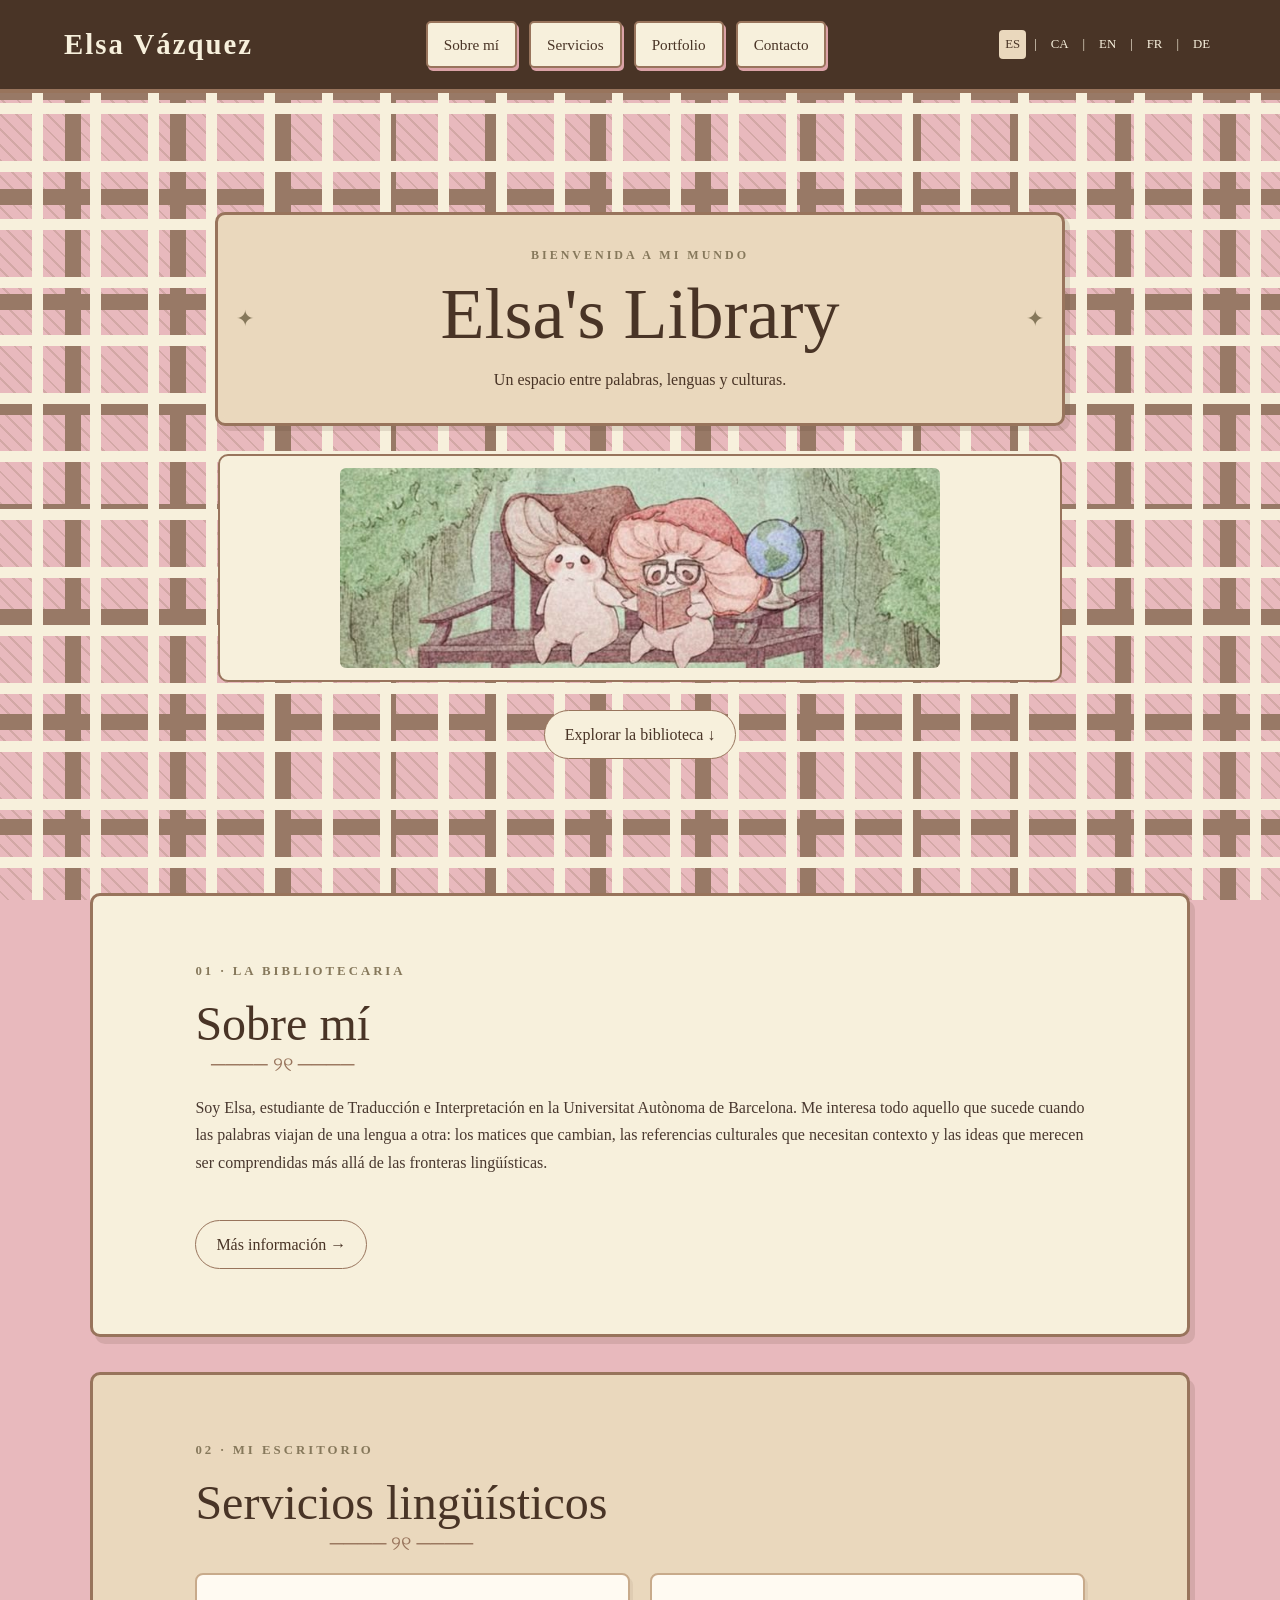
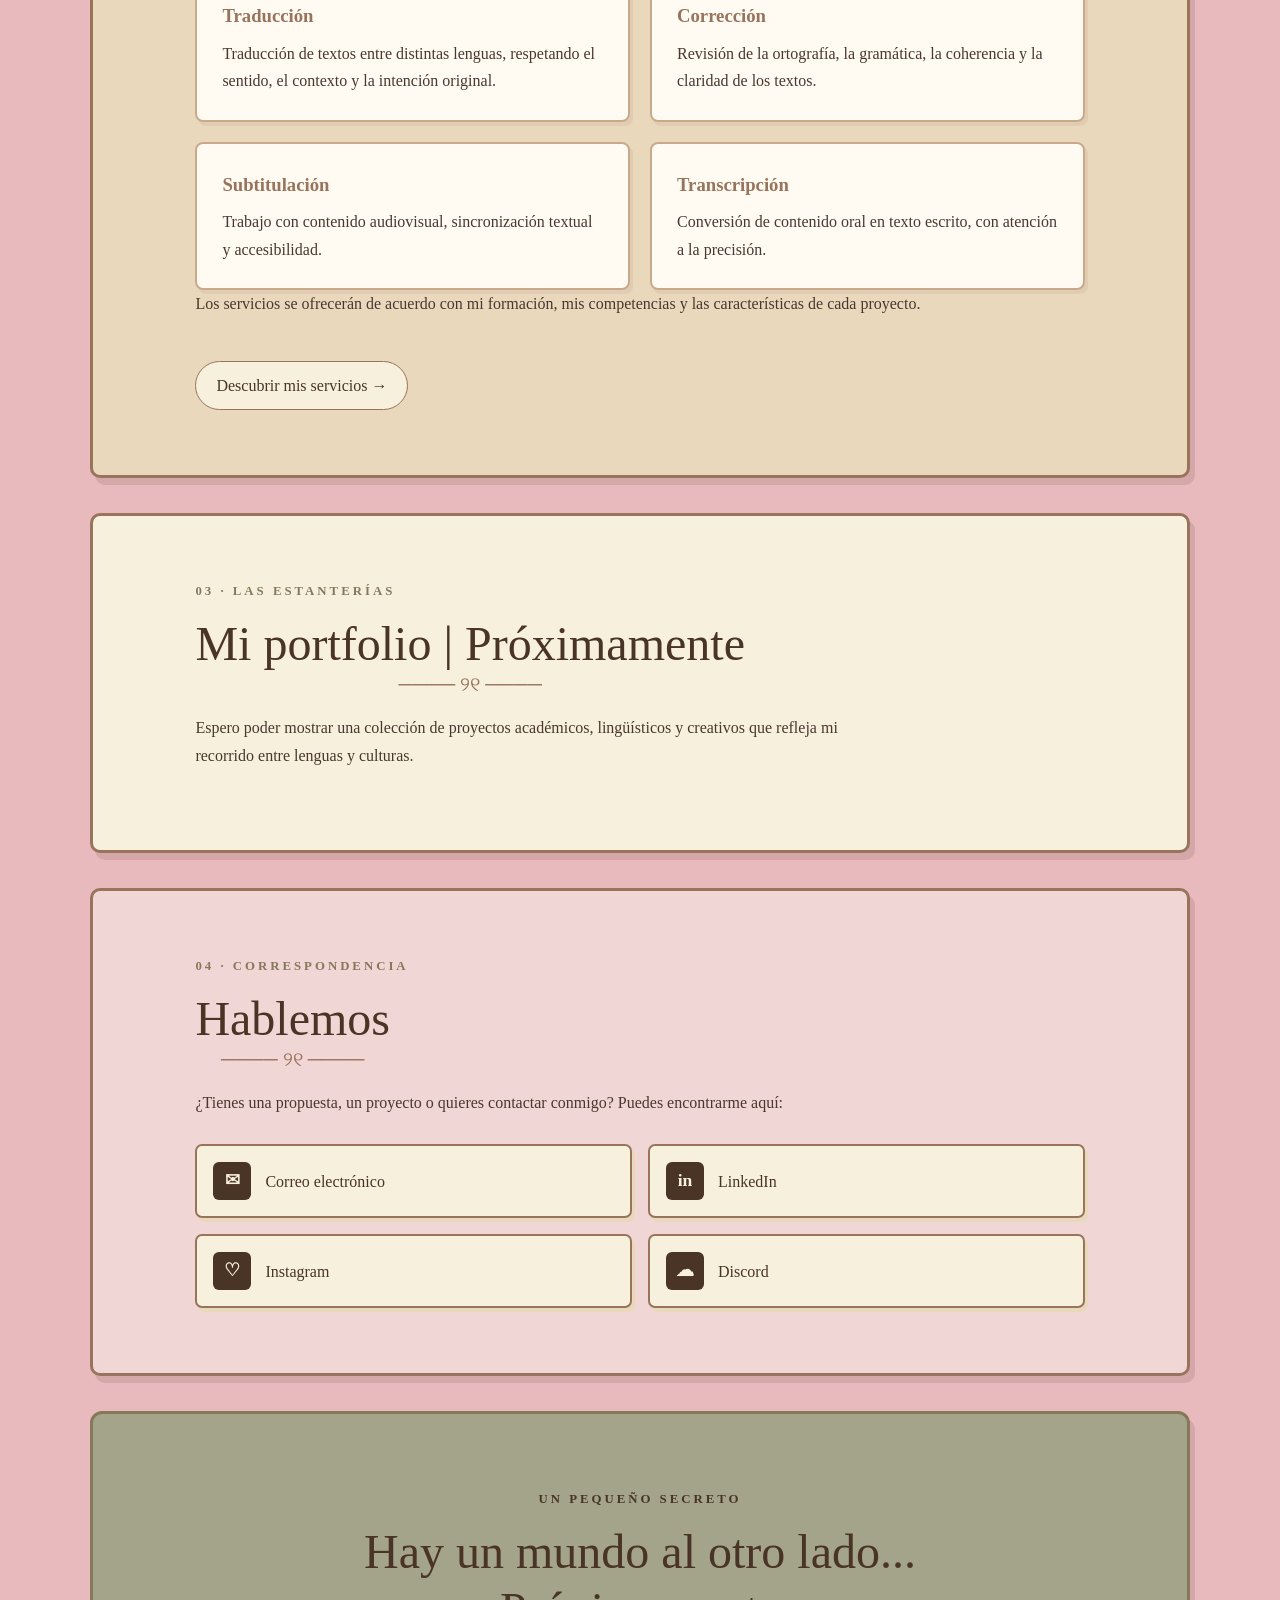
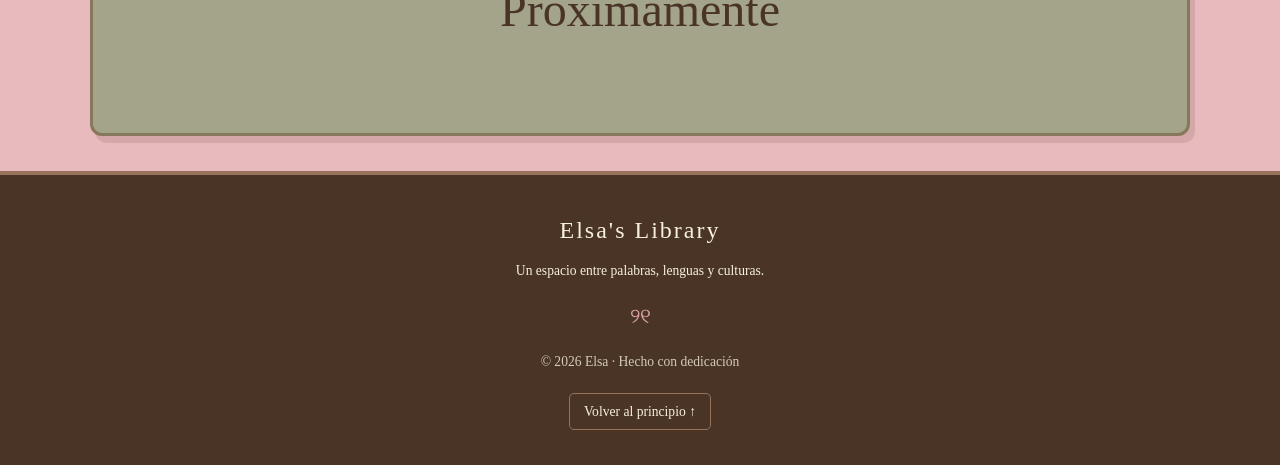
<file: portfolio/esp/index.html>
<!DOCTYPE html>
<html lang="es">

<head>
    <meta charset="UTF-8">
    <meta name="viewport" content="width=device-width, initial-scale=1.0">
    <meta name="theme-color" content="#f7f0dc">
    <meta name="description" content="Portfolio de Elsa Vázquez, estudiante de Traducción e Interpretación. Un espacio dedicado a las lenguas, la comunicación intercultural y los proyectos lingüísticos.">

    <title>Elsa | Elsa's Library</title>

    <link rel="stylesheet" href="../css/style.css">
</head>

<body>
    <header class="site-header">

        <a class="logo" href="#inicio">
            Elsa Vázquez
        </a>

        <nav class="main-nav" aria-label="Navegación principal">
            <a href="#sobre-mi">Sobre mí</a>
            <a href="#servicios">Servicios</a>
            <a href="#portfolio">Portfolio</a>
            <a href="#contacto">Contacto</a>
        </nav>

        <div class="language-switch" aria-label="Seleccionar idioma">
            <a href="index.html" aria-current="page">ES</a>
            <span aria-hidden="true">|</span>
            <a href="../cat/index.html">CA</a>
            <span aria-hidden="true">|</span>
            <a href="../eng/index.html">EN</a>
            <span aria-hidden="true">|</span>
            <a href="../fr/index.html">FR</a>
            <span aria-hidden="true">|</span>
            <a href="../deu/index.html">DE</a>
        </div>

    </header>


    <main>
      
        <section id="inicio" class="library-hero">

            <div class="hero-sign">

                <p class="eyebrow">Bienvenida a mi mundo</p>

                <h1>Elsa's Library</h1>

                <p class="hero-subtitle">
                    Un espacio entre palabras, lenguas y culturas.
                </p>

            </div>

            <div class="hero-art">

                <img
                    src="../images/setas.jpeg"
                    alt="Ilustración decorativa de setas en la biblioteca"
                >

            </div>

            <a class="explore-link" href="#sobre-mi">
                Explorar la biblioteca ↓
            </a>

        </section>

        <section id="sobre-mi" class="content-section">

            <p class="eyebrow">01 · La bibliotecaria</p>

            <h2>Sobre mí</h2>

            <p>
                Soy Elsa, estudiante de Traducción e Interpretación en la Universitat Autònoma de Barcelona. Me interesa todo aquello que sucede cuando las palabras viajan de una lengua a otra: los matices que cambian, las referencias culturales que necesitan contexto y las ideas que merecen ser comprendidas más allá de las fronteras lingüísticas.
            </p>

            <a class="explore-link" href="sobre-mi.html">
                Más información →
            </a>

        </section>

        <section id="servicios" class="content-section">

            <p class="eyebrow">02 · Mi escritorio</p>

            <h2>Servicios lingüísticos</h2>

            <div class="service-grid">

                <article class="service-card">

                    <h3>Traducción</h3>

                    <p>
                        Traducción de textos entre distintas
                        lenguas, respetando el sentido,
                        el contexto y la intención original.
                    </p>

                </article>

                <article class="service-card">

                    <h3>Corrección</h3>

                    <p>
                        Revisión de la ortografía, la gramática,
                        la coherencia y la claridad de los textos.
                    </p>

                </article>

                <article class="service-card">

                    <h3>Subtitulación</h3>

                    <p>
                        Trabajo con contenido audiovisual,
                        sincronización textual y accesibilidad.
                    </p>

                </article>

                <article class="service-card">

                    <h3>Transcripción</h3>

                    <p>
                        Conversión de contenido oral en texto
                        escrito, con atención a la precisión.
                    </p>

                </article>

            </div>

            <p class="about-note">
                Los servicios se ofrecerán de acuerdo con
                mi formación, mis competencias y las
                características de cada proyecto.
            </p>

            <a class="explore-link" href="services.html">
                Descubrir mis servicios →
            </a>

        </section>


        <section id="portfolio" class="content-section">

            <p class="eyebrow">03 · Las estanterías</p>

            <h2>Mi portfolio | Próximamente</h2>

            <p>
                Espero poder mostrar una colección de proyectos académicos,
                lingüísticos y creativos que refleja mi
                recorrido entre lenguas y culturas.
            </p>


        </section>

        <section id="contacto" class="content-section">

            <p class="eyebrow">04 · Correspondencia</p>

            <h2>Hablemos</h2>

            <p>
                ¿Tienes una propuesta, un proyecto o quieres
                contactar conmigo? Puedes encontrarme aquí:
            </p>

            <div class="contact-links">

                <a
                    class="contact-link"
                    href="mailto:elsa.vazquez.carchi@gmail.com">

                    <span class="contact-icon" aria-hidden="true">
                        ✉
                    </span>

                    <span>Correo electrónico</span>

                </a>

                <a
                    class="contact-link"
                    href="https://www.linkedin.com/in/emvc2006/"
                    target="_blank"
                    rel="noopener noreferrer">

                    <span class="contact-icon" aria-hidden="true">
                        in
                    </span>

                    <span>LinkedIn</span>

                </a>

                <a
                    class="contact-link"
                    href="https://www.instagram.com/elsa.vzq/"
                    target="_blank"
                    rel="noopener noreferrer">

                    <span class="contact-icon" aria-hidden="true">
                        ♡
                    </span>

                    <span>Instagram</span>

                </a>

                <a
                    class="contact-link"
                    href="https://discord.com/users/1236470576248389702"
                    target="_blank"
                    rel="noopener noreferrer">

                    <span class="contact-icon" aria-hidden="true">
                        ☁
                    </span>

                    <span>Discord</span>

                </a>

            </div>

        </section>

        <section class="garden-entry">

            <p class="eyebrow">Un pequeño secreto</p>

            <h2>Hay un mundo al otro lado... <br>Próximamente</h2>

           <!-- <a
                href="../secret-garden/index.html"
                class="garden-link">

                <span class="door-placeholder" aria-hidden="true">
                    ♧
                </span>

                <span>Entrar en The Secret Garden →</span>

            </a>-->

        </section>

    </main>

    <footer class="site-footer">

        <p class="footer-title">Elsa's Library</p>

        <p>Un espacio entre palabras, lenguas y culturas.</p>

        <div class="footer-divider" aria-hidden="true">
            ୨୧
        </div>

        <p class="footer-copyright">
            © 2026 Elsa · Hecho con dedicación
        </p>

        <a class="back-to-top" href="#inicio">
            Volver al principio ↑
        </a>

    </footer>

</body>
</html>
</file>
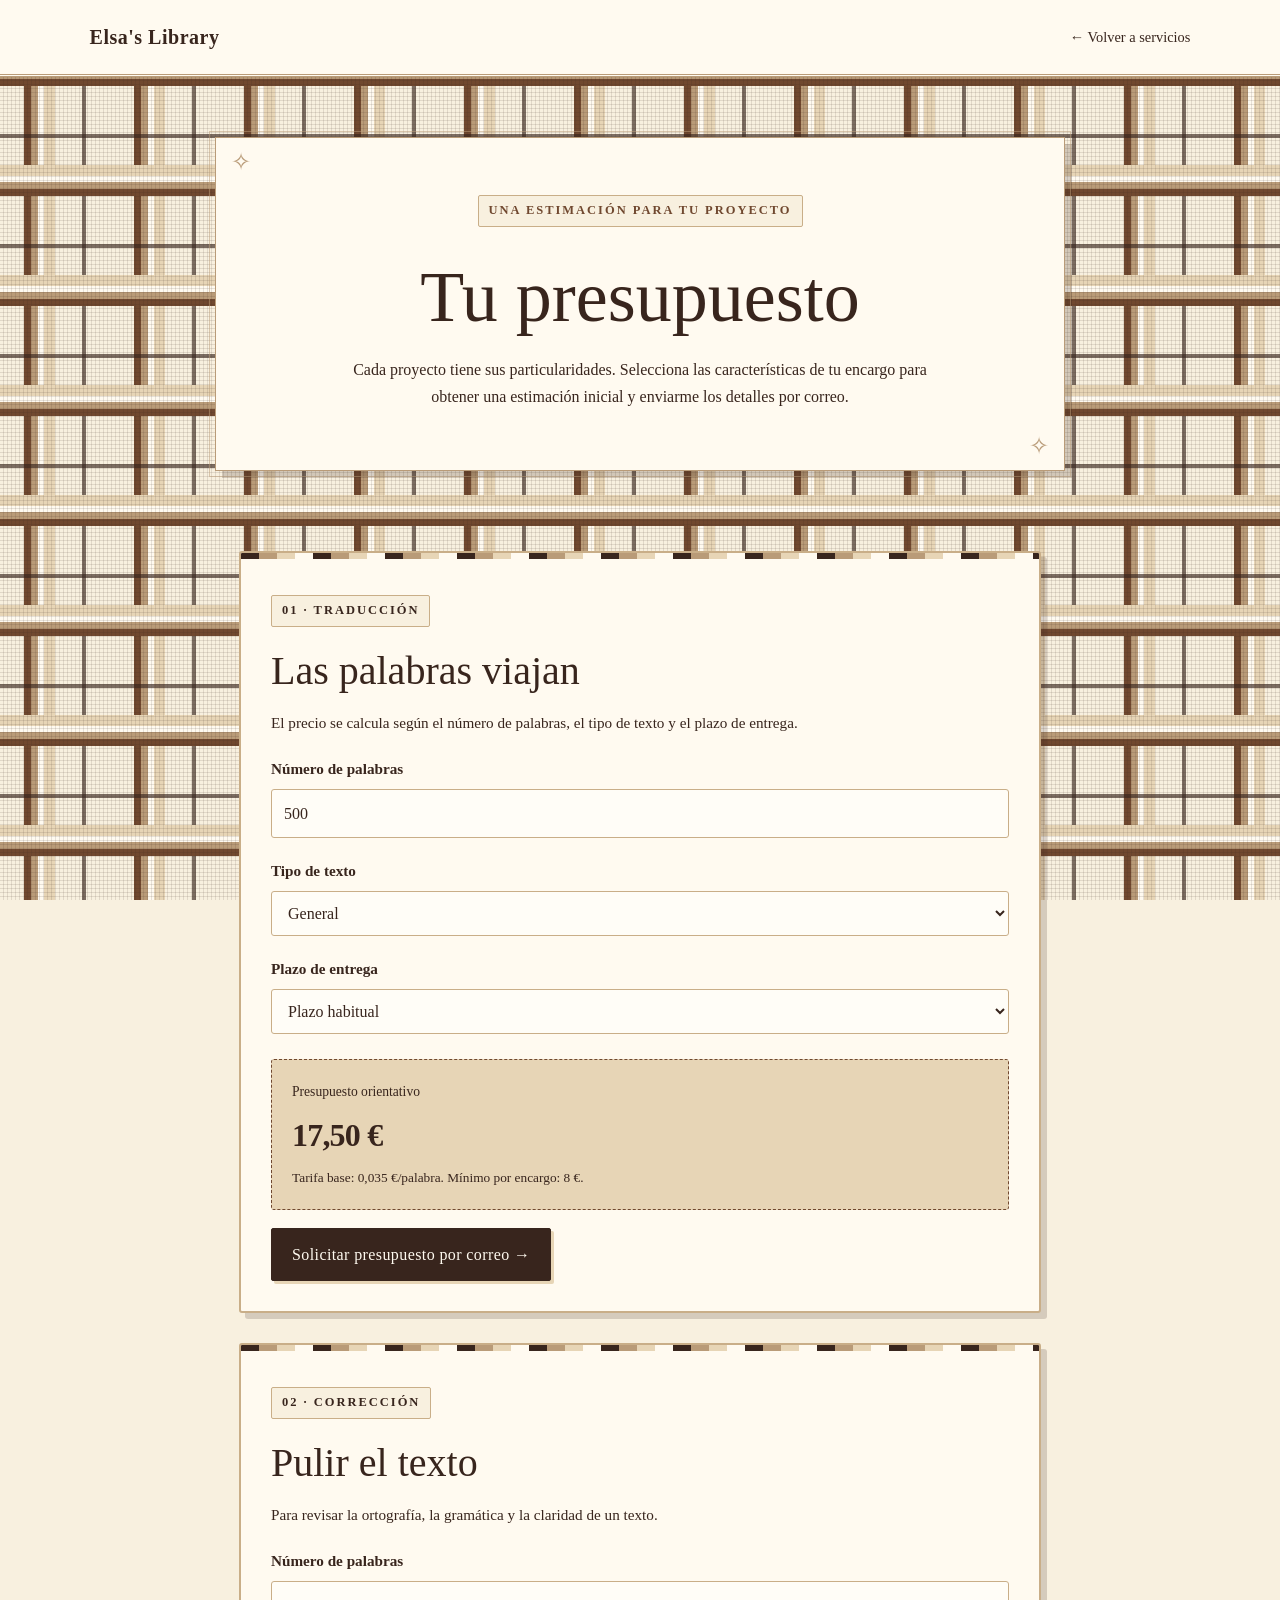
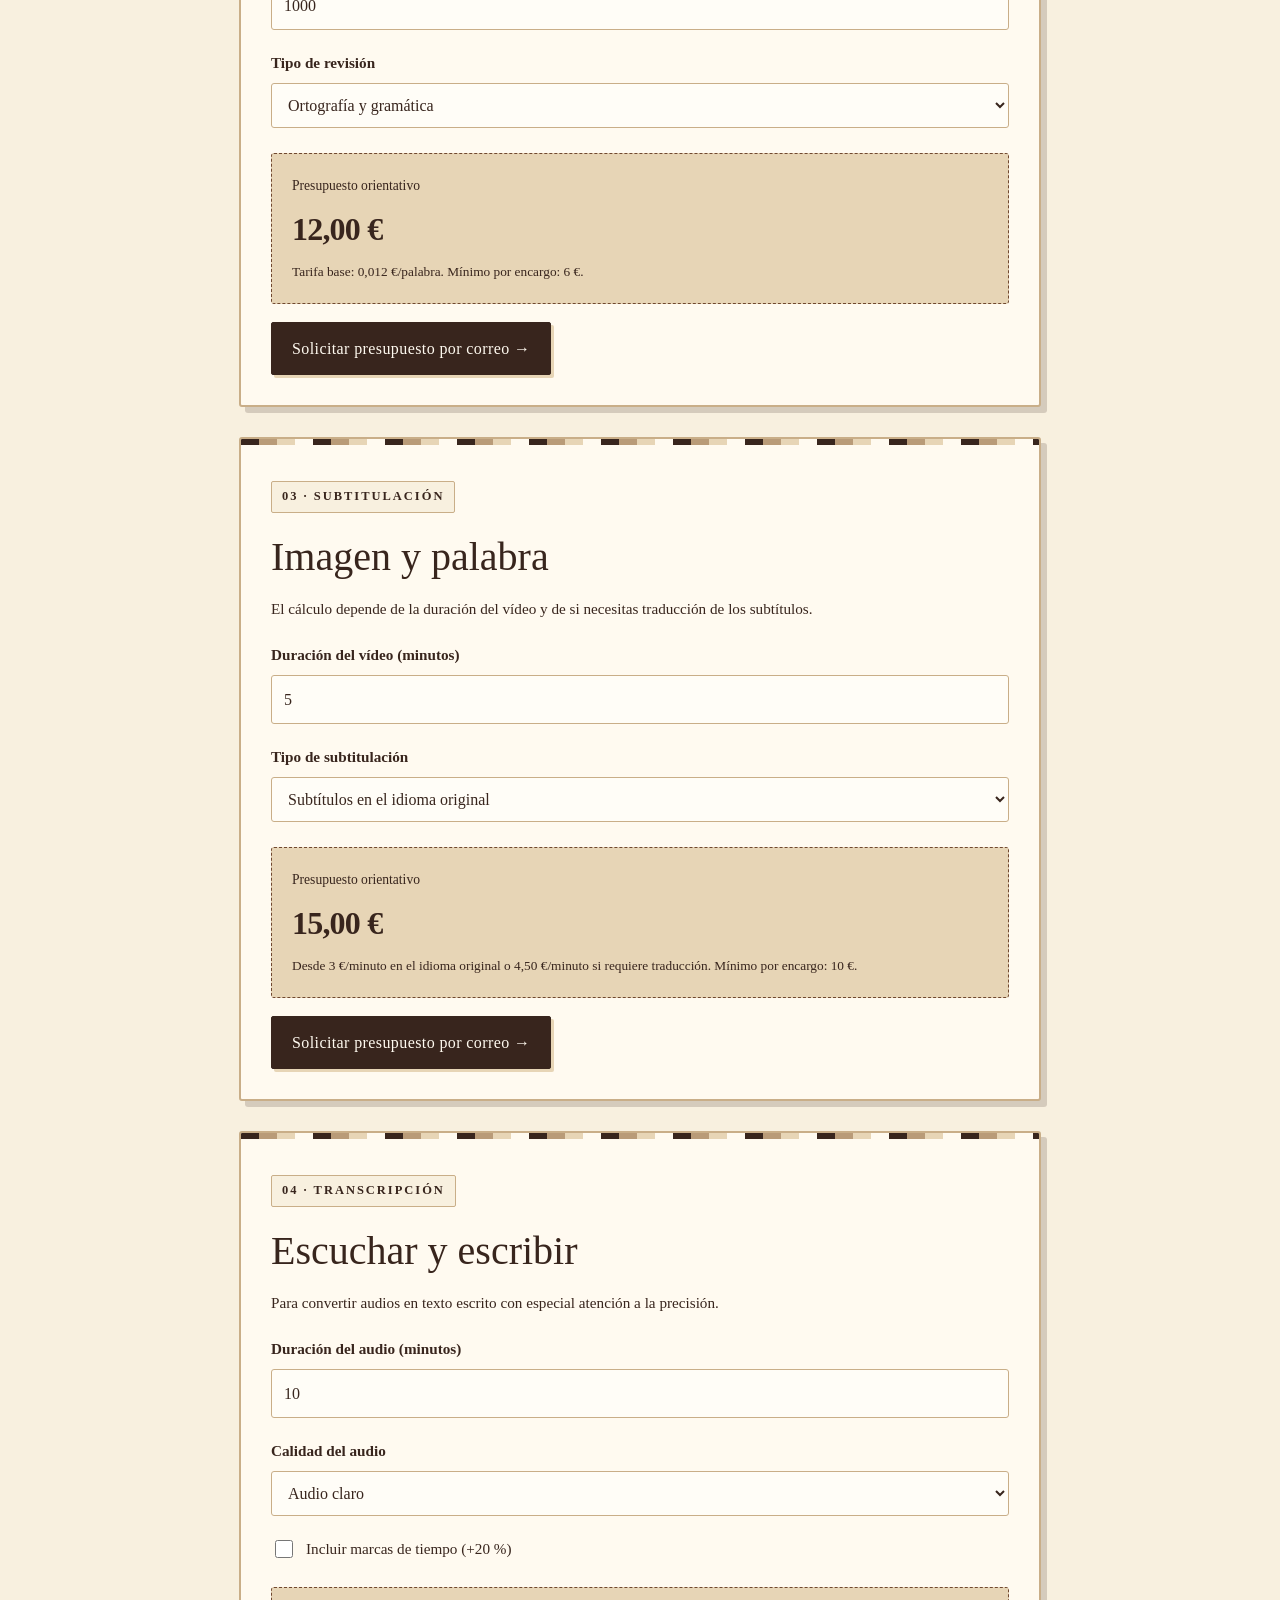
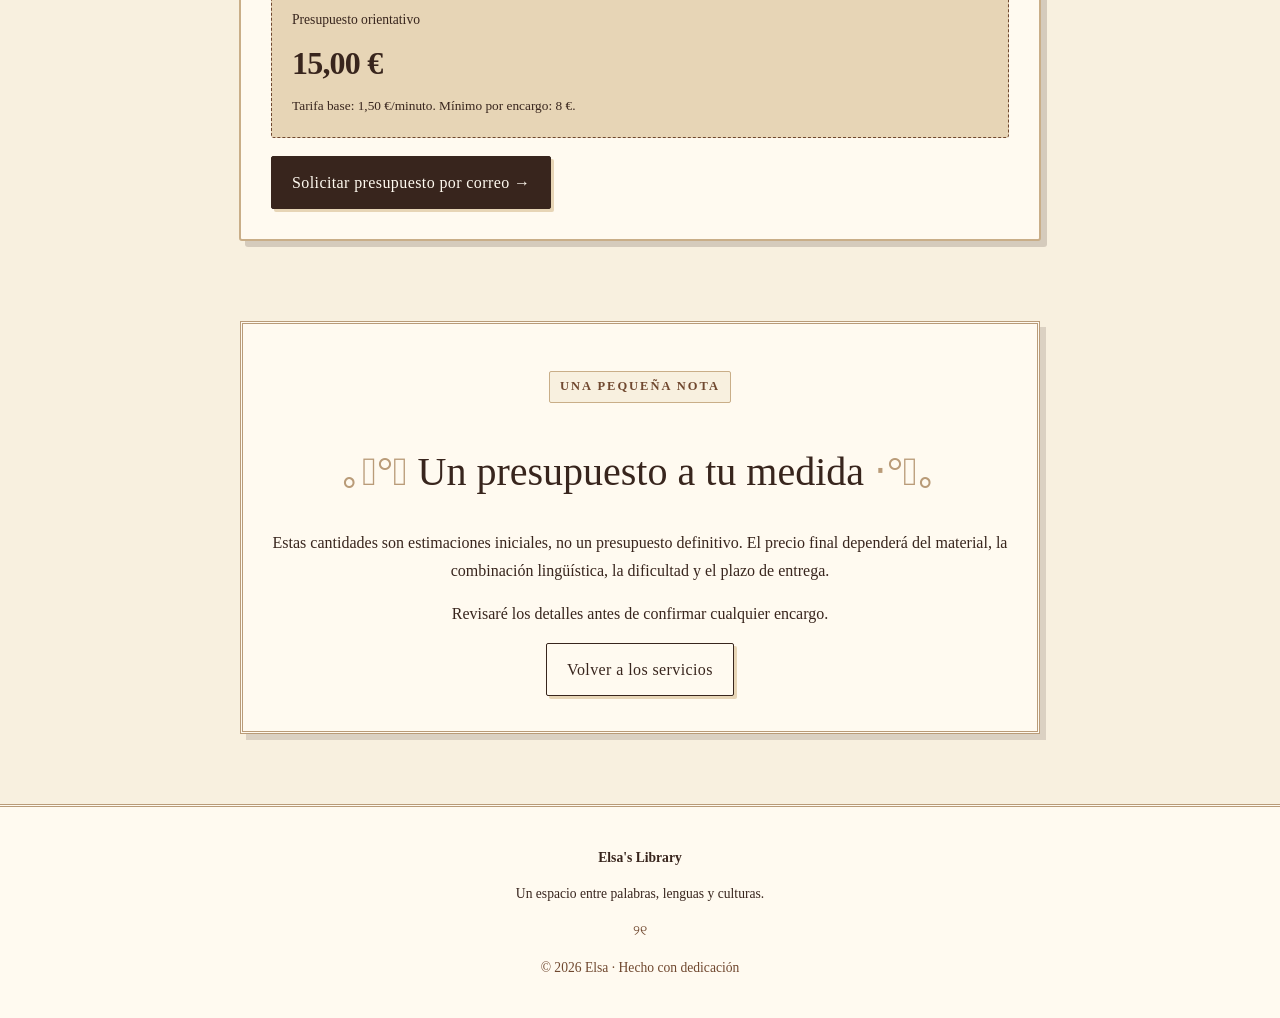
<file: portfolio/esp/budget.html>
<!DOCTYPE html>
<html lang="es">

<head>
    <meta charset="UTF-8">
    <meta name="viewport" content="width=device-width, initial-scale=1.0">
    <meta name="theme-color" content="#f8f0df">
    <meta name="description" content="Calcula un presupuesto orientativo para los servicios lingüísticos de Elsa's Library.">

    <title>Presupuestos | Elsa's Library</title>

    <link rel="stylesheet" href="../css/services.css">
</head>

<body>

    <header class="topbar">

        <a class="logo" href="index.html">
            Elsa's Library
        </a>

        <a class="back-link" href="services.html">
            ← Volver a servicios
        </a>

    </header>


    <main>

        <!-- INTRODUCCIÓN -->

        <section class="hero">

            <p class="eyebrow">Una estimación para tu proyecto</p>

            <h1>Tu presupuesto</h1>

            <p class="intro">
                Cada proyecto tiene sus particularidades. Selecciona
                las características de tu encargo para obtener una
                estimación inicial y enviarme los detalles por correo.
            </p>

        </section>


        <div class="calculator-list">


            <!-- 01. TRADUCCIÓN -->

            <section class="calculator" id="traduccion">

                <p class="eyebrow">01 · Traducción</p>

                <h2>Las palabras viajan</h2>

                <p class="description">
                    El precio se calcula según el número de palabras,
                    el tipo de texto y el plazo de entrega.
                </p>

                <div class="field">

                    <label for="tr-words">
                        Número de palabras
                    </label>

                    <input
                        id="tr-words"
                        type="number"
                        min="1"
                        max="100000"
                        step="1"
                        value="500"
                    >

                </div>

                <div class="field">

                    <label for="tr-type">
                        Tipo de texto
                    </label>

                    <select id="tr-type">
                        <option value="general">General</option>
                        <option value="specialized">
                            Especializado (+25 %)
                        </option>
                    </select>

                </div>

                <div class="field">

                    <label for="tr-deadline">
                        Plazo de entrega
                    </label>

                    <select id="tr-deadline">
                        <option value="normal">Plazo habitual</option>
                        <option value="urgent">
                            Urgente (+25 %)
                        </option>
                    </select>

                </div>

                <div class="estimate">

                    <p class="estimate-label">
                        Presupuesto orientativo
                    </p>

                    <output
                        class="price"
                        id="tr-price"
                        aria-live="polite"
                    >
                        17,50 €
                    </output>

                    <small>
                        Tarifa base: 0,035 €/palabra.
                        Mínimo por encargo: 8 €.
                    </small>

                </div>

                <a
                    class="button email-button"
                    id="tr-email"
                    href="mailto:elsa.vazquez.carchi@gmail.com"
                >
                    Solicitar presupuesto por correo →
                </a>

            </section>


            <!-- 02. CORRECCIÓN -->

            <section class="calculator" id="correccion">

                <p class="eyebrow">02 · Corrección</p>

                <h2>Pulir el texto</h2>

                <p class="description">
                    Para revisar la ortografía, la gramática y la
                    claridad de un texto.
                </p>

                <div class="field">

                    <label for="co-words">
                        Número de palabras
                    </label>

                    <input
                        id="co-words"
                        type="number"
                        min="1"
                        max="100000"
                        step="1"
                        value="1000"
                    >

                </div>

                <div class="field">

                    <label for="co-level">
                        Tipo de revisión
                    </label>

                    <select id="co-level">
                        <option value="basic">
                            Ortografía y gramática
                        </option>

                        <option value="style">
                            Revisión con estilo (+35 %)
                        </option>
                    </select>

                </div>

                <div class="estimate">

                    <p class="estimate-label">
                        Presupuesto orientativo
                    </p>

                    <output
                        class="price"
                        id="co-price"
                        aria-live="polite"
                    >
                        12,00 €
                    </output>

                    <small>
                        Tarifa base: 0,012 €/palabra.
                        Mínimo por encargo: 6 €.
                    </small>

                </div>

                <a
                    class="button email-button"
                    id="co-email"
                    href="mailto:elsa.vazquez.carchi@gmail.com"
                >
                    Solicitar presupuesto por correo →
                </a>

            </section>


            <!-- 03. SUBTITULACIÓN -->

            <section class="calculator" id="subtitulacion">

                <p class="eyebrow">03 · Subtitulación</p>

                <h2>Imagen y palabra</h2>

                <p class="description">
                    El cálculo depende de la duración del vídeo y
                    de si necesitas traducción de los subtítulos.
                </p>

                <div class="field">

                    <label for="su-minutes">
                        Duración del vídeo (minutos)
                    </label>

                    <input
                        id="su-minutes"
                        type="number"
                        min="0.5"
                        max="1000"
                        step="0.5"
                        value="5"
                    >

                </div>

                <div class="field">

                    <label for="su-type">
                        Tipo de subtitulación
                    </label>

                    <select id="su-type">
                        <option value="original">
                            Subtítulos en el idioma original
                        </option>

                        <option value="translated">
                            Subtítulos traducidos
                        </option>
                    </select>

                </div>

                <div class="estimate">

                    <p class="estimate-label">
                        Presupuesto orientativo
                    </p>

                    <output
                        class="price"
                        id="su-price"
                        aria-live="polite"
                    >
                        15,00 €
                    </output>

                    <small>
                        Desde 3 €/minuto en el idioma original o
                        4,50 €/minuto si requiere traducción.
                        Mínimo por encargo: 10 €.
                    </small>

                </div>

                <a
                    class="button email-button"
                    id="su-email"
                    href="mailto:elsa.vazquez.carchi@gmail.com"
                >
                    Solicitar presupuesto por correo →
                </a>

            </section>


            <!-- 04. TRANSCRIPCIÓN -->

            <section class="calculator" id="transcripcion">

                <p class="eyebrow">04 · Transcripción</p>

                <h2>Escuchar y escribir</h2>

                <p class="description">
                    Para convertir audios en texto escrito con
                    especial atención a la precisión.
                </p>

                <div class="field">

                    <label for="ts-minutes">
                        Duración del audio (minutos)
                    </label>

                    <input
                        id="ts-minutes"
                        type="number"
                        min="0.5"
                        max="1000"
                        step="0.5"
                        value="10"
                    >

                </div>

                <div class="field">

                    <label for="ts-quality">
                        Calidad del audio
                    </label>

                    <select id="ts-quality">
                        <option value="clear">Audio claro</option>

                        <option value="difficult">
                            Audio difícil (+40 %)
                        </option>
                    </select>

                </div>

                <label class="check-field">

                    <input
                        id="ts-timestamps"
                        type="checkbox"
                    >

                    <span>
                        Incluir marcas de tiempo (+20 %)
                    </span>

                </label>

                <div class="estimate">

                    <p class="estimate-label">
                        Presupuesto orientativo
                    </p>

                    <output
                        class="price"
                        id="ts-price"
                        aria-live="polite"
                    >
                        15,00 €
                    </output>

                    <small>
                        Tarifa base: 1,50 €/minuto.
                        Mínimo por encargo: 8 €.
                    </small>

                </div>

                <a
                    class="button email-button"
                    id="ts-email"
                    href="mailto:elsa.vazquez.carchi@gmail.com"
                >
                    Solicitar presupuesto por correo →
                </a>

            </section>

        </div>


        <!-- INFORMACIÓN FINAL -->

        <section class="closing">

            <p class="eyebrow">Una pequeña nota</p>

            <h2>Un presupuesto a tu medida</h2>

            <p>
                Estas cantidades son estimaciones iniciales, no un
                presupuesto definitivo. El precio final dependerá
                del material, la combinación lingüística, la dificultad
                y el plazo de entrega.
            </p>

            <p>
                Revisaré los detalles antes de confirmar cualquier encargo.
            </p>

            <a class="button button-outline" href="services.html">
                Volver a los servicios
            </a>

        </section>

    </main>


    <footer>

        <p class="footer-title">
            Elsa's Library
        </p>

        <p>
            Un espacio entre palabras, lenguas y culturas.
        </p>

        <div class="footer-divider" aria-hidden="true">
            ୨୧
        </div>

        <p class="footer-copyright">
            © 2026 Elsa · Hecho con dedicación
        </p>

    </footer>


    <!-- CALCULADORAS Y CORREOS PERSONALIZADOS -->

    <script>
        const EMAIL = "elsa.vazquez.carchi@gmail.com";

        const euro = value =>
            value.toLocaleString("es-ES", {
                style: "currency",
                currency: "EUR"
            });

        function numberValue(id) {
            const field = document.getElementById(id);
            const value = Number(field.value);
            const min = Number(field.min) || 0;
            const max = Number(field.max) || 100000;

            if (!Number.isFinite(value)) {
                return min;
            }

            return Math.min(max, Math.max(min, value));
        }

        function updateEstimate(config) {
            const details = config.getDetails();

            const amount = Math.max(
                config.minimum,
                config.calculate()
            );

            document.getElementById(config.output).textContent =
                euro(amount);

            const subject =
                "Solicitud de presupuesto | " + config.name;

            const body = [
                "Hola, Elsa:",
                "",
                "Me gustaría solicitar información sobre el servicio de " +
                    config.name.toLowerCase() + ".",
                "",
                "Detalles del encargo:",
                ...details.map(
                    ([label, value]) => label + ": " + value
                ),
                "",
                "Estimación calculada: " + euro(amount),
                "",
                "Entiendo que el importe es orientativo y que el presupuesto " +
                    "final dependerá de la revisión del material.",
                "",
                "¡Gracias!"
            ].join("\n");

            const link = document.getElementById(config.link);

            link.href =
                "mailto:" + EMAIL +
                "?subject=" + encodeURIComponent(subject) +
                "&body=" + encodeURIComponent(body);
        }

        const configs = [

            {
                name: "Traducción",
                output: "tr-price",
                link: "tr-email",
                minimum: 8,

                getDetails: () => [
                    [
                        "Número de palabras",
                        numberValue("tr-words")
                    ],
                    [
                        "Tipo de texto",
                        document.getElementById("tr-type")
                            .selectedOptions[0].text
                    ],
                    [
                        "Plazo",
                        document.getElementById("tr-deadline")
                            .selectedOptions[0].text
                    ]
                ],

                calculate: () => {
                    let total = numberValue("tr-words") * 0.035;

                    if (
                        document.getElementById("tr-type").value
                        === "specialized"
                    ) {
                        total *= 1.25;
                    }

                    if (
                        document.getElementById("tr-deadline").value
                        === "urgent"
                    ) {
                        total *= 1.25;
                    }

                    return total;
                },

                inputs: [
                    "tr-words",
                    "tr-type",
                    "tr-deadline"
                ]
            },

            {
                name: "Corrección",
                output: "co-price",
                link: "co-email",
                minimum: 6,

                getDetails: () => [
                    [
                        "Número de palabras",
                        numberValue("co-words")
                    ],
                    [
                        "Tipo de revisión",
                        document.getElementById("co-level")
                            .selectedOptions[0].text
                    ]
                ],

                calculate: () => {
                    let total = numberValue("co-words") * 0.012;

                    if (
                        document.getElementById("co-level").value
                        === "style"
                    ) {
                        total *= 1.35;
                    }

                    return total;
                },

                inputs: [
                    "co-words",
                    "co-level"
                ]
            },

            {
                name: "Subtitulación",
                output: "su-price",
                link: "su-email",
                minimum: 10,

                getDetails: () => [
                    [
                        "Duración del vídeo (minutos)",
                        numberValue("su-minutes")
                    ],
                    [
                        "Tipo de subtitulación",
                        document.getElementById("su-type")
                            .selectedOptions[0].text
                    ]
                ],

                calculate: () => {
                    const rate =
                        document.getElementById("su-type").value
                        === "translated"
                            ? 4.5
                            : 3;

                    return numberValue("su-minutes") * rate;
                },

                inputs: [
                    "su-minutes",
                    "su-type"
                ]
            },

            {
                name: "Transcripción",
                output: "ts-price",
                link: "ts-email",
                minimum: 8,

                getDetails: () => [
                    [
                        "Duración del audio (minutos)",
                        numberValue("ts-minutes")
                    ],
                    [
                        "Calidad del audio",
                        document.getElementById("ts-quality")
                            .selectedOptions[0].text
                    ],
                    [
                        "Marcas de tiempo",
                        document.getElementById("ts-timestamps").checked
                            ? "Sí"
                            : "No"
                    ]
                ],

                calculate: () => {
                    let total = numberValue("ts-minutes") * 1.5;

                    if (
                        document.getElementById("ts-quality").value
                        === "difficult"
                    ) {
                        total *= 1.4;
                    }

                    if (
                        document.getElementById("ts-timestamps").checked
                    ) {
                        total *= 1.2;
                    }

                    return total;
                },

                inputs: [
                    "ts-minutes",
                    "ts-quality",
                    "ts-timestamps"
                ]
            }

        ];

        configs.forEach(config => {

            config.inputs.forEach(id => {
                const input = document.getElementById(id);

                input.addEventListener("input", () => {
                    updateEstimate(config);
                });

                input.addEventListener("change", () => {
                    updateEstimate(config);
                });
            });

            updateEstimate(config);

        });
    </script>

</body>
</html>
</file>
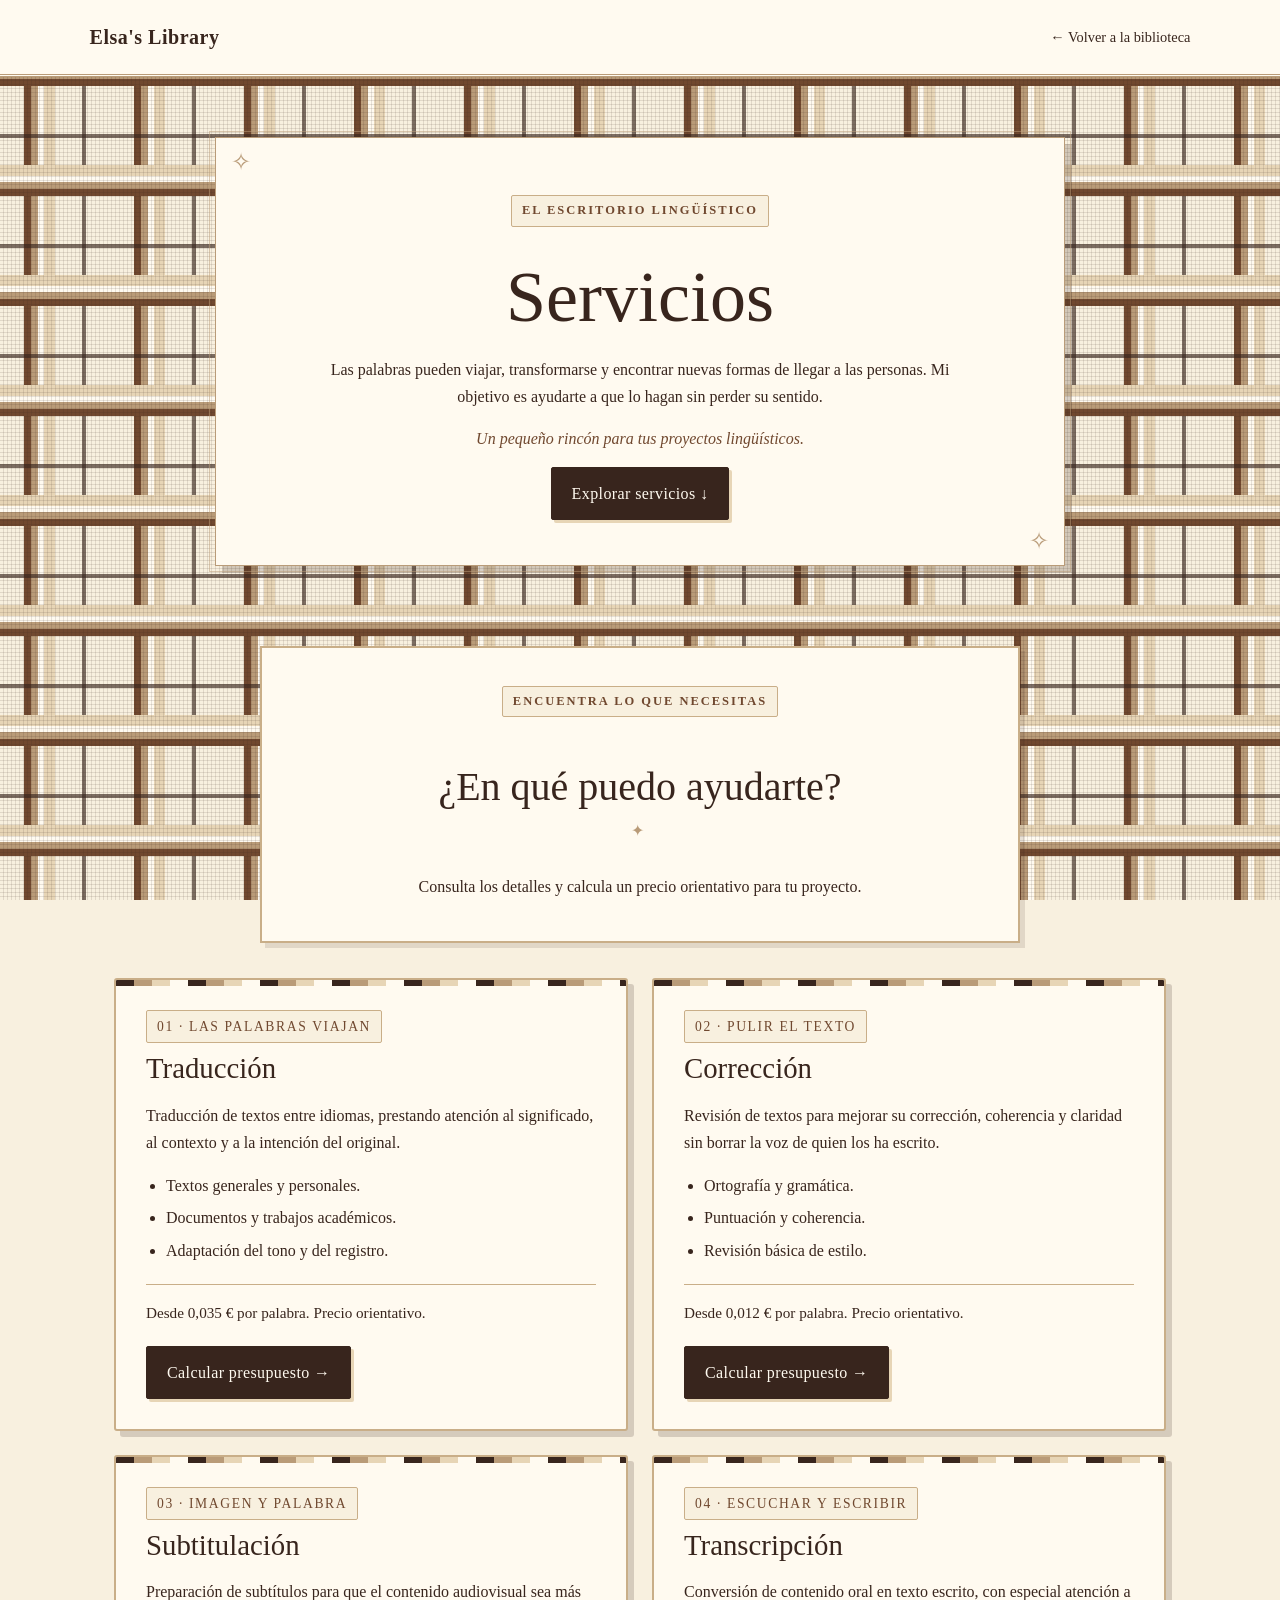
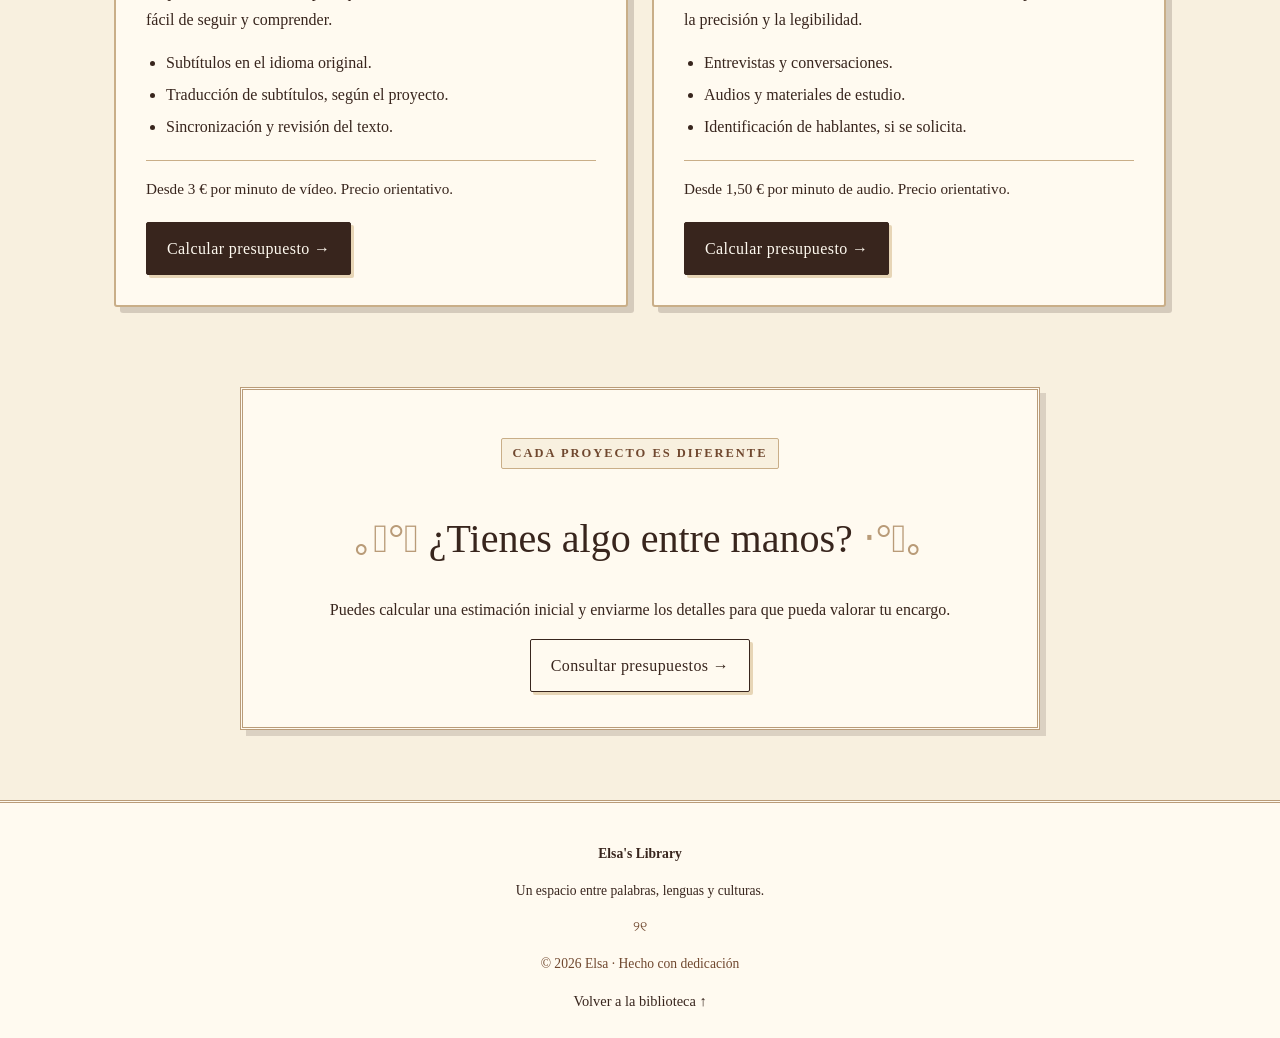
<file: portfolio/esp/services.html>
<!DOCTYPE html>
<html lang="es">

<head>
    <meta charset="UTF-8">
    <meta name="viewport" content="width=device-width, initial-scale=1.0">
    <meta name="theme-color" content="#f8f0df">
    <meta name="description" content="Servicios lingüísticos de Elsa: traducción, corrección, subtitulación y transcripción.">

    <title>Servicios | Elsa's Library</title>

    <link rel="stylesheet" href="../css/services.css">
</head>

<body>

    <header class="topbar">

        <a class="logo" href="index.html">
            Elsa's Library
        </a>

        <a class="back-link" href="index.html">
            ← Volver a la biblioteca
        </a>

    </header>

    <main>

        <!-- INTRODUCCIÓN -->

        <section class="hero">

            <p class="eyebrow">El escritorio lingüístico</p>

            <h1>Servicios</h1>

            <p>
                Las palabras pueden viajar, transformarse y encontrar
                nuevas formas de llegar a las personas. Mi objetivo es
                ayudarte a que lo hagan sin perder su sentido.
            </p>

            <p class="hero-note">
                Un pequeño rincón para tus proyectos lingüísticos.
            </p>

            <a class="button" href="#mis-servicios">
                Explorar servicios ↓
            </a>

        </section>


        <!-- SERVICIOS -->

        <section class="services" id="mis-servicios">

            <div class="section-heading">

                <p class="eyebrow">Encuentra lo que necesitas</p>

                <h2>¿En qué puedo ayudarte?</h2>

                <p>
                    Consulta los detalles y calcula un precio orientativo
                    para tu proyecto.
                </p>

            </div>


            <div class="service-grid">

                <!-- TRADUCCIÓN -->

                <article class="service-card">

                    <span class="service-number">
                        01 · LAS PALABRAS VIAJAN
                    </span>

                    <h3>Traducción</h3>

                    <p>
                        Traducción de textos entre idiomas, prestando
                        atención al significado, al contexto y a la
                        intención del original.
                    </p>

                    <ul>
                        <li>Textos generales y personales.</li>
                        <li>Documentos y trabajos académicos.</li>
                        <li>Adaptación del tono y del registro.</li>
                    </ul>

                    <p class="price-note">
                        Desde 0,035 € por palabra.
                        Precio orientativo.
                    </p>

                    <a class="button" href="budget.html#traduccion">
                        Calcular presupuesto →
                    </a>

                </article>


                <!-- CORRECCIÓN -->

                <article class="service-card">

                    <span class="service-number">
                        02 · PULIR EL TEXTO
                    </span>

                    <h3>Corrección</h3>

                    <p>
                        Revisión de textos para mejorar su corrección,
                        coherencia y claridad sin borrar la voz de quien
                        los ha escrito.
                    </p>

                    <ul>
                        <li>Ortografía y gramática.</li>
                        <li>Puntuación y coherencia.</li>
                        <li>Revisión básica de estilo.</li>
                    </ul>

                    <p class="price-note">
                        Desde 0,012 € por palabra.
                        Precio orientativo.
                    </p>

                    <a class="button" href="budget.html#correccion">
                        Calcular presupuesto →
                    </a>

                </article>


                <!-- SUBTITULACIÓN -->

                <article class="service-card">

                    <span class="service-number">
                        03 · IMAGEN Y PALABRA
                    </span>

                    <h3>Subtitulación</h3>

                    <p>
                        Preparación de subtítulos para que el contenido
                        audiovisual sea más fácil de seguir y comprender.
                    </p>

                    <ul>
                        <li>Subtítulos en el idioma original.</li>
                        <li>Traducción de subtítulos, según el proyecto.</li>
                        <li>Sincronización y revisión del texto.</li>
                    </ul>

                    <p class="price-note">
                        Desde 3 € por minuto de vídeo.
                        Precio orientativo.
                    </p>

                    <a class="button" href="budget.html#subtitulacion">
                        Calcular presupuesto →
                    </a>

                </article>


                <!-- TRANSCRIPCIÓN -->

                <article class="service-card">

                    <span class="service-number">
                        04 · ESCUCHAR Y ESCRIBIR
                    </span>

                    <h3>Transcripción</h3>

                    <p>
                        Conversión de contenido oral en texto escrito,
                        con especial atención a la precisión y la
                        legibilidad.
                    </p>

                    <ul>
                        <li>Entrevistas y conversaciones.</li>
                        <li>Audios y materiales de estudio.</li>
                        <li>Identificación de hablantes, si se solicita.</li>
                    </ul>

                    <p class="price-note">
                        Desde 1,50 € por minuto de audio.
                        Precio orientativo.
                    </p>

                    <a class="button" href="budget.html#transcripcion">
                        Calcular presupuesto →
                    </a>

                </article>

            </div>

        </section>


        <!-- CONTACTO -->

        <section class="closing">

            <p class="eyebrow">Cada proyecto es diferente</p>

            <h2>¿Tienes algo entre manos?</h2>

            <p>
                Puedes calcular una estimación inicial y enviarme
                los detalles para que pueda valorar tu encargo.
            </p>

            <a class="button button-outline" href="budget.html">
                Consultar presupuestos →
            </a>

        </section>

    </main>


    <footer>

        <p class="footer-title">
            Elsa's Library
        </p>

        <p>
            Un espacio entre palabras, lenguas y culturas.
        </p>

        <div class="footer-divider" aria-hidden="true">
            ୨୧
        </div>

        <p class="footer-copyright">
            © 2026 Elsa · Hecho con dedicación
        </p>

        <a class="back-link" href="index.html">
            Volver a la biblioteca ↑
        </a>

    </footer>

</body>
</html>
</file>
<file: portfolio/css/style.css>
/* ==========================================
   1. PALETA DE COLORES
   ========================================== */

:root {
    --pink: #e8b9bd;
    --light-pink: #f0d6d4;
    --cream: #f7f0dc;
    --parchment: #ead8bd;
    --rose: #dba2a7;
    --sage: #a4a48a;
    --olive: #86785b;
    --wood: #98745c;
    --dark-wood: #493426;
    --ink: #49382f;
    --white: #fffaf2;
}


/* ==========================================
   2. CONFIGURACIÓN GENERAL
   ========================================== */

* {
    box-sizing: border-box;
}

html {
    scroll-behavior: smooth;
    scroll-padding-top: 100px;
}

body {
    margin: 0;
    color: var(--ink);
    font-family: Georgia, "Times New Roman", serif;
    line-height: 1.7;

    /* Fondo tartán */
    background-color: var(--pink);

    background-image:
        repeating-linear-gradient(
            0deg,
            transparent 0px,
            transparent 32px,
            #f7f0dc 32px,
            #f7f0dc 43px,
            transparent 43px,
            transparent 58px
        ),
        repeating-linear-gradient(
            90deg,
            transparent 0px,
            transparent 32px,
            #f7f0dc 32px,
            #f7f0dc 43px,
            transparent 43px,
            transparent 58px
        ),
        repeating-linear-gradient(
            0deg,
            transparent 0px,
            transparent 65px,
            #987966 65px,
            #987966 81px,
            transparent 81px,
            transparent 105px
        ),
        repeating-linear-gradient(
            90deg,
            transparent 0px,
            transparent 65px,
            #987966 65px,
            #987966 81px,
            transparent 81px,
            transparent 105px
        ),
        repeating-linear-gradient(
            45deg,
            transparent 0px,
            transparent 5px,
            #98796645 5px,
            #98796645 7px,
            transparent 7px,
            transparent 11px
        );

    background-attachment: fixed;
}

a {
    color: inherit;
}

h1,
h2,
h3,
p {
    margin-top: 0;
}


/* ==========================================
   3. CABECERA
   ========================================== */

.site-header {
    display: flex;
    align-items: center;
    justify-content: space-between;
    flex-wrap: wrap;
    gap: 20px;

    padding: 20px 5%;

    background-color: var(--dark-wood);
    color: var(--cream);

    border-bottom: 4px solid var(--wood);
}

.logo {
    font-size: 1.8rem;
    font-weight: bold;
    letter-spacing: 2px;
    text-decoration: none;
}

/* Navegación con estilo de etiquetas */


.main-nav {
  display: flex;
  align-items: center;
  justify-content: center;
  flex-wrap: wrap;
  gap: 12px;
}


.main-nav a {
  display: inline-block;
  padding: 9px 16px;
  background-color: #f7f0dc;
  color: #493426;
  border: 2px solid #98745c;
  border-radius: 5px;
  text-decoration: none;
  font-family: Georgia, serif;
  font-size: 0.95rem;
  box-shadow: 2px 3px 0 #dba2a7;
  transition: all 0.2s ease;
}

.main-nav a:hover {
  background-color: #e8b9bd;
  color: #493426;
  transform: translateY(-2px);
  box-shadow: 3px 5px 0 #98745c;
}


/* Selector de idiomas */

.language-switch {
    display: flex;
    align-items: center;
    justify-content: center;
    gap: 8px;

    font-size: 0.8rem;
    white-space: nowrap;
}

.language-switch a {
    padding: 4px 6px;

    color: var(--cream);
    text-decoration: none;

    border-radius: 4px;

    transition:
        background-color 0.2s ease,
        color 0.2s ease;
}

.language-switch a:hover,
.language-switch a[aria-current="page"] {
    color: var(--dark-wood);
    background-color: var(--parchment);
}


/* ==========================================
   4. PORTADA PRINCIPAL
   ========================================== */

.library-hero {
    min-height: 85vh;

    display: flex;
    flex-direction: column;
    align-items: center;
    justify-content: center;

    padding: 65px 6% 45px;
    text-align: center;

    background-color: transparent;
}

/* Letrero principal */

.hero-sign {
    position: relative;

    width: min(90%, 850px);
    margin-bottom: 28px;
    padding: 30px 40px;

    color: var(--dark-wood);
    background-color: var(--parchment);

    border: 3px solid var(--wood);
    border-radius: 10px;

    box-shadow:
        5px 5px 0 #49342620,
        inset 0 0 0 5px #ead8bd;
}

/* Adornos laterales */

.hero-sign::before,
.hero-sign::after {
    content: "✦";

    position: absolute;
    top: 50%;

    color: var(--olive);
    font-size: 22px;

    transform: translateY(-50%);
}

.hero-sign::before {
    left: 18px;
}

.hero-sign::after {
    right: 18px;
}

.eyebrow {
    margin-bottom: 12px;

    color: var(--olive);
    font-size: 0.8rem;
    font-weight: bold;
    letter-spacing: 3px;
    text-transform: uppercase;
}

.hero-sign .eyebrow {
    margin-bottom: 8px;
    font-size: 0.75rem;
    letter-spacing: 3px;
}

.library-hero h1 {
    margin-bottom: 10px;

    color: var(--dark-wood);
    font-size: clamp(2.5rem, 6vw, 4.5rem);
    font-weight: normal;
    line-height: 1.15;
}

.hero-subtitle {
    margin-bottom: 0;
    font-size: 1rem;
}


/* ==========================================
   5. IMAGEN DE LA BIBLIOTECA
   ========================================== */

.hero-art {
    width: 75%;
    max-width: 850px;

    margin: 0 auto;
    padding: 12px;

    overflow: hidden;

    background-color: var(--cream);

    border: 2px solid var(--wood);
    border-radius: 10px;
}

.hero-art img {
    display: block;

    width: 200%;
    max-width: 600px;
    height: auto;

    margin: 0 auto;

    border-radius: 6px;
}

.image-placeholder {
    padding: 20px;

    color: var(--olive);
    font-size: 0.9rem;
}

/* Enlace para explorar */

.explore-link {
    display: inline-block;

    margin-top: 28px;
    padding: 10px 20px;

    color: var(--dark-wood);
    text-decoration: none;

    background-color: var(--cream);

    border: 1px solid var(--wood);
    border-radius: 25px;

    transition:
        background-color 0.25s ease,
        transform 0.25s ease;
}

.explore-link:hover {
    background-color: var(--parchment);
    transform: translateY(-3px);
}


/* ==========================================
   6. SECCIONES DE CONTENIDO
   ========================================== */

.content-section {
    width: min(90%, 1100px);

    margin: 35px auto;
    padding: 65px 8%;

    border: 3px solid var(--wood);
    border-radius: 10px;

    box-shadow: 5px 7px 0 #49342620;
}

.content-section h2,
.garden-entry h2 {
    color: var(--dark-wood);

    font-size: clamp(2rem, 4vw, 3rem);
    font-weight: normal;
    line-height: 1.2;
}

#sobre-mi {
    background-color: var(--cream);
}

#sobre-mi > p:last-child {
    max-width: 700px;
}

#servicios {
    background-color: var(--parchment);
}

#portfolio {
    background-color: var(--cream);
}

#portfolio > p:last-child {
    max-width: 700px;
}

#contacto {
    background-color: var(--light-pink);
}


/* ==========================================
   7. TARJETAS DE SERVICIOS
   ========================================== */

.service-grid {
    display: grid;
    grid-template-columns: repeat(2, minmax(0, 1fr));
    gap: 20px;
}

.service-card {
    padding: 25px;

    background-color: var(--white);

    border: 2px solid #c8aa8b;
    border-radius: 8px;

    box-shadow: 3px 4px 0 #49342612;

    transition:
        transform 0.25s ease,
        box-shadow 0.25s ease;
}

.service-card:hover {
    transform: translateY(-4px);
    box-shadow: 0 8px 18px #49342620;
}

.service-card h3 {
    margin-bottom: 8px;
    color: var(--wood);
}

.service-card p {
    margin-bottom: 0;
}


/* ==========================================
   8. THE SECRET GARDEN
   ========================================== */

.garden-entry {
    display: flex;
    flex-direction: column;
    align-items: center;

    width: min(90%, 1100px);

    margin: 35px auto;
    padding: 75px 20px;

    text-align: center;

    background-color: var(--sage);

    border: 3px solid var(--olive);
    border-radius: 12px;

    box-shadow: 5px 7px 0 #49342620;
}

.garden-entry .eyebrow {
    color: var(--dark-wood);
}

.garden-entry h2 {
    max-width: 650px;
}

.garden-link {
    display: flex;
    flex-direction: column;
    align-items: center;
    gap: 18px;

    margin-top: 15px;

    color: var(--dark-wood);
    font-weight: bold;
    text-decoration: none;
}

/* Puerta provisional dibujada con CSS */

.door-placeholder {
    position: relative;

    display: block;

    width: 95px;
    height: 135px;

    background-color: var(--wood);

    border: 5px solid var(--dark-wood);
    border-bottom: none;
    border-radius: 48px 48px 0 0;

    box-shadow:
        inset 0 0 0 4px var(--parchment),
        0 4px 0 #49342620;

    transition:
        transform 0.3s ease,
        background-color 0.3s ease;
}

/* Pomo de la puerta */

.door-placeholder::after {
    content: "";

    position: absolute;
    top: 70px;
    right: 13px;

    width: 8px;
    height: 8px;

    border-radius: 50%;
    background-color: var(--parchment);
}

/* Efecto hover */


/* ==========================================
   16. PUERTA A THE SECRET GARDEN
   ========================================== */

.garden-link {
    gap: 20px;
    margin-top: 25px;
    font-size: 1rem;
}

/* Marco exterior */

.door-placeholder {
    position: relative;
    display: block;

    width: 110px;
    height: 165px;

    background: linear-gradient(
        90deg,
        #76533d 0%,
        #98745c 20%,
        #a9876b 50%,
        #98745c 80%,
        #76533d 100%
    );

    border: 5px solid var(--dark-wood);
    border-bottom: none;
    border-radius: 55px 55px 0 0;

    box-shadow:
        inset 0 0 0 3px var(--parchment),
        inset 0 0 0 8px var(--wood),
        0 0 0 5px #86785b40,
        0 8px 12px #49342630;

    transform-origin: center bottom;

    transition:
        transform 0.35s ease,
        filter 0.35s ease,
        box-shadow 0.35s ease;
}

/* Paneles de madera */

.door-placeholder::before {
    content: "";

    position: absolute;
    inset: 22px 14px 12px;

    border: 2px solid #49342680;
    border-radius: 40px 40px 3px 3px;

    box-shadow:
        inset 0 0 0 4px #ead8bd35,
        inset 0 -38px 0 -35px var(--dark-wood);
}

/* Pomo dorado */

.door-placeholder::after {
    content: "";

    position: absolute;
    top: 90px;
    right: 13px;

    width: 9px;
    height: 9px;

    background-color: #ead8bd;
    border: 2px solid #86785b;
    border-radius: 50%;

    box-shadow: 0 0 5px #ead8bd80;
}

/* La puerta se ilumina al pasar el cursor */

.garden-link:hover .door-placeholder {
    transform: perspective(500px) rotateY(-8deg) translateY(-4px);

    filter: brightness(1.12);

    box-shadow:
        inset 0 0 0 3px var(--parchment),
        inset 0 0 0 8px var(--wood),
        0 0 18px #ead8bd90,
        0 10px 18px #49342635;
}

/* Texto de entrada */

.garden-link > span:last-child {
    padding: 9px 16px;

    background-color: var(--cream);
    border: 1px solid var(--wood);
    border-radius: 5px;

    box-shadow: 3px 4px 0 var(--parchment);

    transition:
        transform 0.25s ease,
        background-color 0.25s ease;
}

.garden-link:hover > span:last-child {
    background-color: var(--light-pink);
    transform: translateY(-2px);
}



/* ==========================================
   9. PIE DE PÁGINA
   ========================================== */

.site-footer {
    padding: 25px;

    color: var(--cream);
    background-color: var(--dark-wood);

    text-align: center;
    font-size: 0.85rem;
}

.site-footer p {
    margin: 0;
}


/* ==========================================
   10. DISEÑO PARA MÓVILES
   ========================================== */

@media (max-width: 760px) {

    .site-header {
        flex-direction: column;
        gap: 15px;
        padding: 20px;
    }

    .main-nav {
        justify-content: center;
        gap: 8px;
    }

    .main-nav a {
        padding: 7px 10px;
    }

    .language-switch {
        justify-content: center;
    }

    .library-hero {
        min-height: auto;
        padding: 40px 5%;
    }

    .hero-sign {
        width: 100%;
        padding: 25px 30px;
    }

    .hero-sign::before {
        left: 8px;
    }

    .hero-sign::after {
        right: 8px;
    }

    .hero-art {
        width: 95%;
        padding: 8px;
    }

    .hero-art img {
        width: 100%;
    }

    .content-section {
        width: 92%;
        margin: 25px auto;
        padding: 40px 7%;
    }

    .service-grid {
        grid-template-columns: 1fr;
    }

    .garden-entry {
        width: 92%;
        margin: 25px auto;
        padding: 50px 18px;
    }
    
    .portfolio-grid {
    grid-template-columns: 1fr;
    }
}


/* ==========================================
   11. ACCESIBILIDAD: REDUCIR ANIMACIONES
   ========================================== */

@media (prefers-reduced-motion: reduce) {

    html {
        scroll-behavior: auto;
    }

    *,
    *::before,
    *::after {
        transition-duration: 0.01ms !important;
    }
}

/* ==========================================
   12. TÍTULOS ORNAMENTALES
   ========================================== */

.content-section h2 {
    position: relative;
    width: fit-content;
    max-width: 100%;

    margin-bottom: 30px;
    padding-bottom: 12px;
}

.content-section h2::after {
    content: "──── ୨୧ ────";

    display: block;
    position: absolute;

    bottom: -10px;
    left: 50%;

    width: 100%;
    height: 20px;

    color: var(--wood);
    font-size: 20px;
    line-height: 20px;
    text-align: center;

    transform: translateX(-50%);
}

/* Título de The Secret Garden */

.garden-entry h2 {
    margin-bottom: 20px;
}

/* Transiciones suaves al navegar */

.content-section {
    scroll-margin-top: 30px;
    transition: box-shadow 0.25s ease;
}

.content-section:hover {
    box-shadow: 6px 9px 0 #49342620;
}

/* ==========================================
   13. TARJETAS DEL PORTFOLIO
   ========================================== */

.portfolio-grid {
    display: grid;
    grid-template-columns: repeat(2, minmax(0, 1fr));
    gap: 22px;
    margin-top: 30px;
}

.portfolio-card {
    padding: 20px;
    background-color: var(--white);
    border: 2px solid var(--wood);
    border-radius: 8px;
    box-shadow: 4px 5px 0 var(--parchment);
    text-align: center;
    transition: transform 0.25s ease, box-shadow 0.25s ease;
}

.portfolio-card:hover {
    transform: translateY(-4px);
    box-shadow: 6px 8px 0 var(--rose);
}

.portfolio-image {
    display: flex;
    align-items: center;
    justify-content: center;
    min-height: 130px;
    margin-bottom: 18px;
    background-color: var(--light-pink);
    border: 1px dashed var(--wood);
    border-radius: 5px;
    color: var(--dark-wood);
    font-size: 2.5rem;
}

.portfolio-card h3 {
    margin-bottom: 8px;
    color: var(--wood);
}

.portfolio-card p {
    margin-bottom: 0;
}

/* ==========================================
   14. ENLACES DE CONTACTO
   ========================================== */

.contact-links {
    display: grid;
    grid-template-columns: repeat(2, minmax(0, 1fr));
    gap: 16px;
    margin-top: 28px;
}

.contact-link {
    display: flex;
    align-items: center;
    gap: 14px;
    padding: 16px;
    color: var(--dark-wood);
    background-color: var(--cream);
    border: 2px solid var(--wood);
    border-radius: 7px;
    box-shadow: 3px 4px 0 var(--parchment);
    text-decoration: none;
    transition: transform 0.2s ease, box-shadow 0.2s ease;
}

.contact-link:hover {
    transform: translateY(-3px);
    box-shadow: 4px 6px 0 var(--rose);
}

.contact-icon {
    display: flex;
    align-items: center;
    justify-content: center;
    flex-shrink: 0;
    width: 38px;
    height: 38px;
    color: var(--cream);
    background-color: var(--dark-wood);
    border-radius: 6px;
    font-size: 1.1rem;
    font-weight: bold;
}

@media (max-width: 760px) {
    .contact-links {
        grid-template-columns: 1fr;
    }
}

/* ==========================================
   15. PIE DE PÁGINA DECORATIVO
   ========================================== */

.site-footer {
    display: flex;
    flex-direction: column;
    align-items: center;
    gap: 8px;

    padding: 35px 20px;

    color: var(--cream);
    background-color: var(--dark-wood);

    text-align: center;
    font-size: 0.85rem;
    border-top: 4px solid var(--wood);
}

.site-footer p {
    margin: 0;
}

.footer-title {
    font-size: 1.5rem;
    letter-spacing: 2px;
}

.footer-divider {
    margin: 8px 0;
    color: var(--rose);
    font-size: 1.3rem;
}

.footer-copyright {
    opacity: 0.8;
}

.back-to-top {
    display: inline-block;
    margin-top: 12px;
    padding: 6px 14px;

    color: var(--cream);
    text-decoration: none;

    border: 1px solid var(--wood);
    border-radius: 5px;

    transition:
        color 0.2s ease,
        background-color 0.2s ease;
}

.back-to-top:hover {
    color: var(--dark-wood);
    background-color: var(--parchment);
}
</file>
<file: portfolio/css/services.css>
:root {
    --vanilla: #f8f0df;
    --cream: #fffaf0;
    --biscuit: #e7d5b6;
    --latte: #b99b78;
    --cocoa: #70482f;
    --chocolate: #38251d;
    --border: #c9ae88;
}

* {
    box-sizing: border-box;
}

html {
    scroll-behavior: smooth;
    scroll-padding-top: 25px;
}

body {
    margin: 0;
    color: var(--chocolate);
    font-family: Georgia, "Times New Roman", serif;
    line-height: 1.7;
    background-color: var(--vanilla);

    /* Tartán vanilla-chocolate */
    background-image:
        repeating-linear-gradient(
            0deg,
            transparent 0 3px,
            rgba(56, 37, 29, 0.12) 3px 4px
        ),
        repeating-linear-gradient(
            90deg,
            transparent 0 3px,
            rgba(56, 37, 29, 0.12) 3px 4px
        ),
        repeating-linear-gradient(
            0deg,
            transparent 0 24px,
            #70482f 24px 31px,
            #b99b78 31px 38px,
            #fffaf0 38px 44px,
            #e7d5b6 44px 55px,
            transparent 55px 82px,
            rgba(56, 37, 29, 0.65) 82px 86px,
            transparent 86px 110px
        ),
        repeating-linear-gradient(
            90deg,
            transparent 0 24px,
            #70482f 24px 31px,
            #b99b78 31px 38px,
            #fffaf0 38px 44px,
            #e7d5b6 44px 55px,
            transparent 55px 82px,
            rgba(56, 37, 29, 0.65) 82px 86px,
            transparent 86px 110px
        );

    background-size: 4px 4px, 4px 4px, 110px 110px, 110px 110px;
    background-attachment: fixed;
}

a {
    color: inherit;
}

.topbar {
    position: relative;
    z-index: 1;
    display: flex;
    justify-content: space-between;
    align-items: center;
    gap: 20px;
    padding: 20px 7%;
    border-bottom: 2px solid var(--border);
    background: var(--cream);
}

.logo {
    font-size: 1.25rem;
    font-weight: bold;
    text-decoration: none;
}

.back-link {
    font-size: 0.9rem;
    text-decoration: none;
}

.back-link:hover {
    text-decoration: underline;
}

.hero {
    max-width: 850px;
    margin: 55px auto 45px;
    padding: 45px 35px;
    text-align: center;
    background: var(--cream);
    border: 2px solid var(--border);
    box-shadow: 7px 7px 0 rgba(56, 37, 29, 0.2);
}

.eyebrow {
    color: var(--cocoa);
    font-size: 0.78rem;
    font-weight: bold;
    letter-spacing: 0.16em;
    text-transform: uppercase;
}

h1,
h2,
h3 {
    line-height: 1.2;
    font-weight: normal;
}

h1 {
    margin: 15px 0;
    font-size: clamp(2.5rem, 7vw, 4.5rem);
}

h2 {
    font-size: clamp(1.8rem, 4vw, 2.5rem);
}

.hero p:not(.eyebrow) {
    max-width: 620px;
    margin: 15px auto;
}

.hero-note {
    color: var(--cocoa);
    font-style: italic;
}

.services,
.calculator-list {
    max-width: 1100px;
    margin: auto;
    padding: 20px 24px 80px;
}

.section-heading {
    max-width: 760px;
    margin: 0 auto 35px;
    padding: 25px;
    text-align: center;
    background: var(--cream);
    border: 2px solid var(--border);
    box-shadow: 5px 5px 0 rgba(56, 37, 29, 0.12);
}

.service-grid {
    display: grid;
    grid-template-columns: repeat(2, minmax(0, 1fr));
    gap: 24px;
}

.service-card,
.calculator {
    min-width: 0;
    padding: 30px;
    border: 2px solid var(--border);
    border-radius: 4px;
    background: var(--cream);
    box-shadow: 6px 6px 0 rgba(56, 37, 29, 0.18);
}

.service-number {
    color: var(--cocoa);
    font-size: 0.85rem;
    letter-spacing: 0.12em;
}

.service-card h3 {
    margin: 8px 0 12px;
    font-size: 1.8rem;
}

.service-card p,
.service-card li,
.calculator p,
.calculator small,
.calculator label {
    color: var(--chocolate);
}

.service-card ul {
    padding-left: 20px;
}

.service-card li {
    margin: 5px 0;
}

.price-note,
.description {
    color: var(--cocoa);
    font-size: 0.95rem;
}

.price-note {
    margin: 20px 0;
    padding-top: 15px;
    border-top: 1px solid var(--border);
}

.button {
    display: inline-block;
    max-width: 100%;
    padding: 12px 20px;
    border: 1px solid var(--chocolate);
    border-radius: 3px;
    background: var(--chocolate);
    color: var(--cream);
    font: inherit;
    text-align: center;
    text-decoration: none;
    overflow-wrap: anywhere;
    cursor: pointer;
    transition: background 0.2s ease, color 0.2s ease;
}

.button:hover {
    background: var(--cream);
    color: var(--chocolate);
}

.button:active {
    transform: translateY(1px);
}

.button-outline {
    background: var(--cream);
    color: var(--chocolate);
}

.closing {
    max-width: 800px;
    margin: 0 auto 70px;
    padding: 35px 25px;
    border: 2px solid var(--border);
    background: var(--cream);
    text-align: center;
    box-shadow: 6px 6px 0 rgba(56, 37, 29, 0.15);
}

.calculator-list {
    display: grid;
    gap: 30px;
    max-width: 850px;
}

.calculator h2 {
    margin: 8px 0;
}

.field {
    display: grid;
    gap: 7px;
    margin: 20px 0;
}

.field label {
    font-size: 0.95rem;
    font-weight: bold;
}

input[type="number"],
select {
    width: 100%;
    min-height: 45px;
    padding: 10px 12px;
    border: 1px solid var(--border);
    border-radius: 3px;
    background: #fffdf7;
    color: var(--chocolate);
    font: inherit;
}

.check-field {
    display: flex;
    align-items: flex-start;
    gap: 10px;
    margin: 18px 0;
    font-size: 0.95rem;
}

.check-field input {
    flex: 0 0 auto;
    width: 18px;
    height: 18px;
    margin-top: 4px;
    accent-color: var(--cocoa);
}

.estimate {
    margin: 25px 0 18px;
    padding: 20px;
    border: 1px solid var(--latte);
    border-radius: 3px;
    background: var(--biscuit);
}

.estimate-label {
    margin: 0;
    font-size: 0.85rem;
}

.price {
    display: block;
    margin: 5px 0;
    font-size: 2rem;
    font-weight: bold;
    overflow-wrap: anywhere;
}

.estimate small {
    display: block;
    line-height: 1.6;
}

.fine-print {
    margin-top: 14px;
    color: #594333;
    font-size: 0.83rem;
}

footer {
    padding: 25px;
    border-top: 2px solid var(--border);
    background: var(--cream);
    text-align: center;
    font-size: 0.85rem;
}

.footer-title {
    font-weight: bold;
}

.footer-divider,
.footer-copyright {
    color: var(--cocoa);
}

input:focus-visible,
select:focus-visible,
a:focus-visible,
button:focus-visible {
    outline: 2px solid var(--cocoa);
    outline-offset: 3px;
}

@media (max-width: 650px) {
    body {
        background-attachment: scroll;
    }

    .topbar {
        align-items: flex-start;
        flex-direction: column;
        gap: 8px;
        padding: 17px 6%;
    }

    .hero {
        margin: 30px 16px;
        padding: 30px 20px;
    }

    .services,
    .calculator-list {
        padding-right: 18px;
        padding-left: 18px;
    }

    .section-heading {
        padding: 20px 16px;
    }

    .service-grid {
        grid-template-columns: 1fr;
    }

    .service-card,
    .calculator {
        padding: 23px;
    }

    .button {
        width: 100%;
    }

    .closing {
        margin-right: 18px;
        margin-left: 18px;
        padding: 28px 20px;
    }
}

@media (prefers-reduced-motion: reduce) {
    html {
        scroll-behavior: auto;
    }

    *,
    *::before,
    *::after {
        transition-duration: 0.01ms !important;
    }
}


/* =====================================
   ELSA'S LIBRARY: DETALLES DECORATIVOS
   ===================================== */

/* Cabecera estilo editorial */
.topbar {
    border-bottom: 3px double var(--latte);
    box-shadow: 0 3px 0 rgba(56, 37, 29, 0.04);
}

.logo {
    letter-spacing: 0.025em;
}

/* Introducción con marco doble */
.hero {
    position: relative;
    border: 1px solid var(--latte);
    outline: 1px solid rgba(185, 155, 120, 0.5);
    outline-offset: 5px;
    margin-top: 60px;
    margin-bottom: 60px;
}

.hero::before,
.hero::after {
    position: absolute;
    color: var(--latte);
    font-size: 1.5rem;
    line-height: 1;
}

.hero::before {
    content: "✧";
    top: 12px;
    left: 15px;
}

.hero::after {
    content: "✧";
    right: 15px;
    bottom: 12px;
}

/* Etiquetas pequeñas con aire de revista */
.eyebrow,
.service-number {
    display: inline-block;
    padding: 4px 10px;
    border: 1px solid var(--border);
    background: var(--vanilla);
    border-radius: 2px;
}

/* Títulos con un separador ornamental */
.section-heading h2::after {
    content: "  ✦  ";
    display: block;
    margin-top: 10px;
    color: var(--latte);
    font-size: 1rem;
    letter-spacing: 0.35em;
}

/* Tarjetas con un pequeño acento de chocolate */
.service-card,
.calculator {
    position: relative;
    overflow: hidden;
    border-radius: 3px;
    transition:
        transform 0.2s ease,
        box-shadow 0.2s ease,
        border-color 0.2s ease;
}

.service-card::before,
.calculator::before {
    content: "";
    position: absolute;
    top: 0;
    left: 0;
    width: 100%;
    height: 6px;
    background: repeating-linear-gradient(
        90deg,
        var(--chocolate) 0 18px,
        var(--latte) 18px 36px,
        var(--biscuit) 36px 54px,
        var(--cream) 54px 72px
    );
}

.service-card:hover,
.calculator:hover {
    transform: translateY(-3px);
    border-color: var(--latte);
    box-shadow: 8px 10px 0 rgba(56, 37, 29, 0.13);
}

/* Botones más refinados */
.button {
    border-radius: 2px;
    letter-spacing: 0.025em;
    box-shadow: 3px 3px 0 var(--biscuit);
}

.button:hover {
    box-shadow: 1px 1px 0 var(--biscuit);
    transform: translate(2px, 2px);
}

/* Precio con un acabado más cuidado */
.estimate {
    border: 1px dashed var(--cocoa);
    position: relative;
}

.price {
    color: var(--chocolate);
    letter-spacing: -0.025em;
}

/* Panel final estilo tarjeta */
.closing {
    position: relative;
    border: 3px double var(--latte);
}

.closing h2::before {
    content: "｡𖦹°‧  ";
    color: var(--latte);
}

.closing h2::after {
    content: "  ‧°𖦹｡";
    color: var(--latte);
}

/* Pie de página */
footer {
    border-top: 3px double var(--latte);
}

.footer-divider {
    padding: 0 6px;
}

/* Movimiento reducido en dispositivos que lo prefieren */
@media (prefers-reduced-motion: reduce) {
    .service-card,
    .calculator,
    .button {
        transition: none;
    }
}

/* Móvil: evita que los marcos se salgan de la pantalla */
@media (max-width: 650px) {
    .hero {
        outline-offset: 2px;
        margin-top: 35px;
        margin-bottom: 40px;
    }

    .hero::before,
    .hero::after {
        font-size: 1.1rem;
    }
}
</file>
